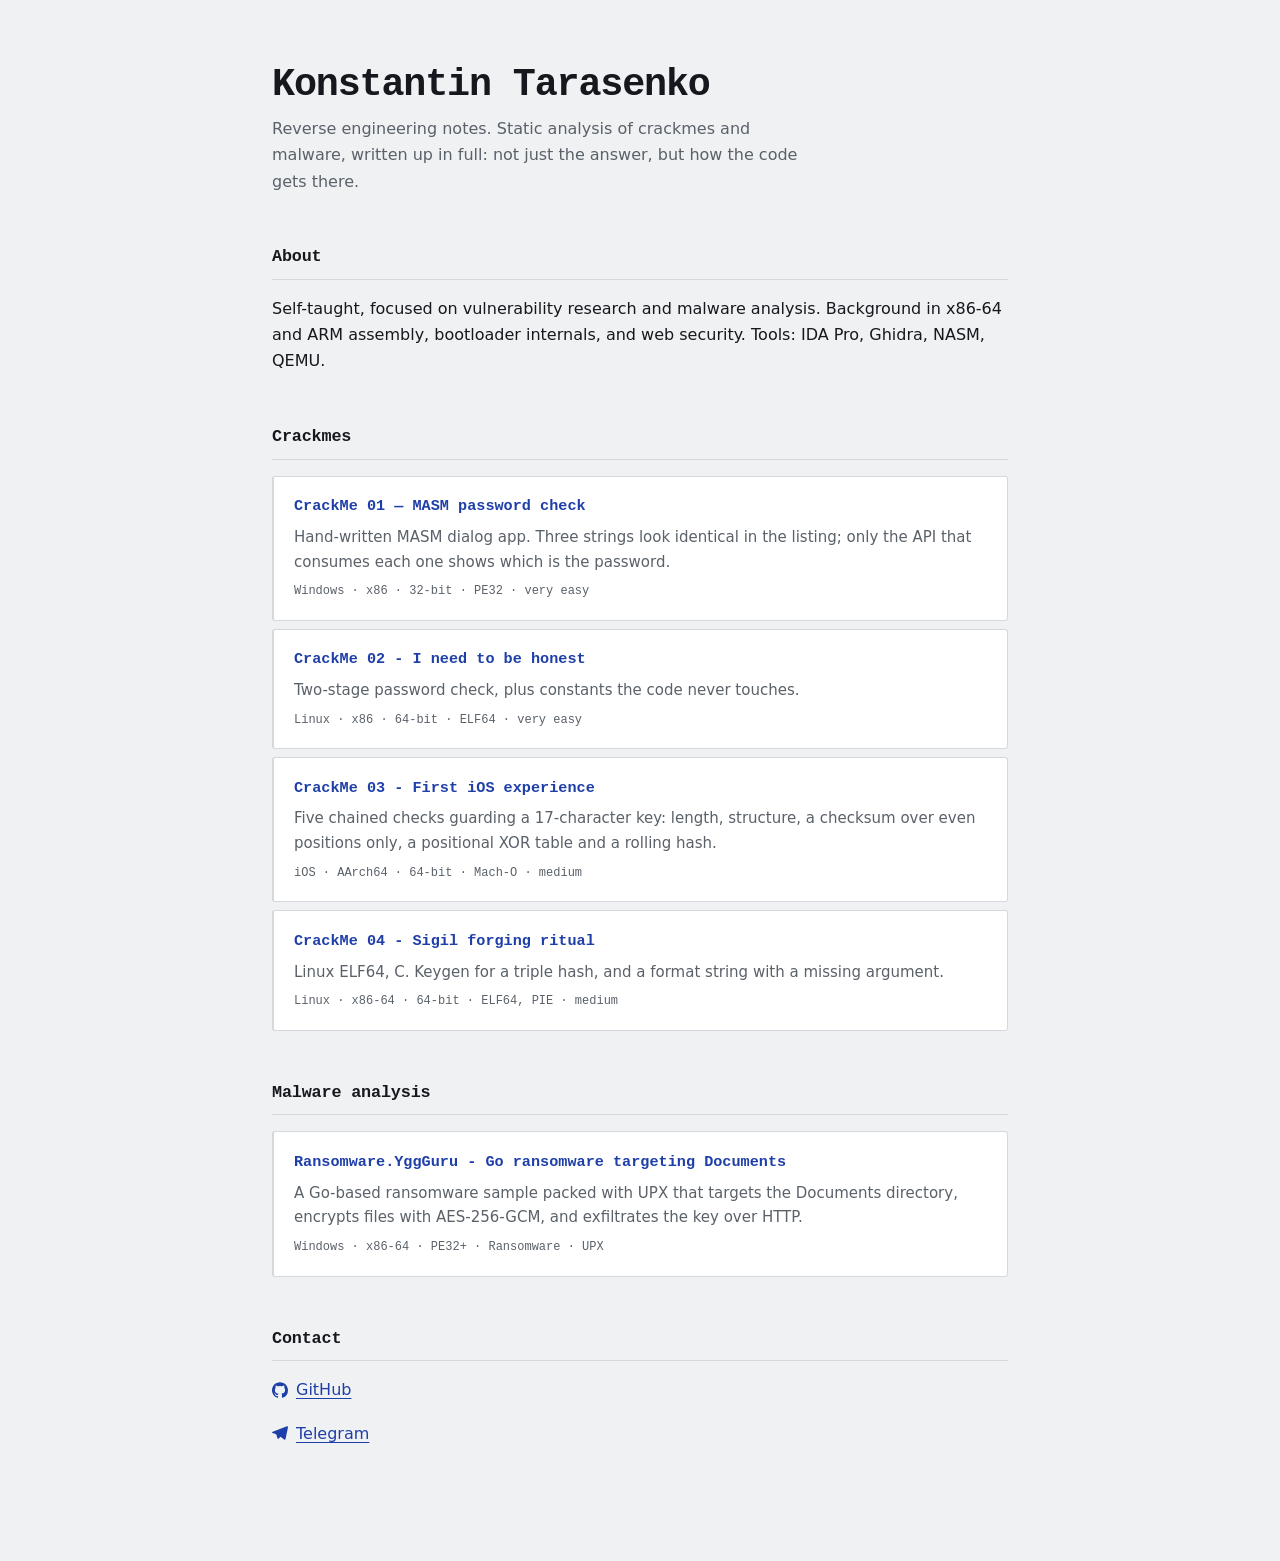
<file: index.html>
<!DOCTYPE html>
<html lang="en">
<head>
<meta charset="UTF-8">
<meta name="viewport" content="width=device-width, initial-scale=1.0">
<meta http-equiv="onion-location" content="http://kontar2adw73ytev5qw3q27tie657nbrkrj5jkvfqf7vkodfukvj2fid.onion/">
<title>Konstantin Tarasenko — reverse engineering writeups</title>
<link rel="stylesheet" href="style.css">
</head>
<body>
<div class="wrap">
<header class="site-head">
  <h1 class="handle">Konstantin Tarasenko</h1>
  <p class="tagline">Reverse engineering notes. Static analysis of crackmes and malware, written up in full: not just the answer, but how the code gets there.</p>
</header>

<main>

<h2>About</h2>
<p>Self-taught, focused on vulnerability research and malware analysis. Background in x86-64 and ARM assembly, bootloader internals, and web security. Tools: IDA Pro, Ghidra, NASM, QEMU.</p>

<h2>Crackmes</h2>
<ul class="entries">
  <li>
    <a class="entry" href="writeups/crack-me-01.html">
      <div class="entry-title">CrackMe 01 — MASM password check</div>
      <div class="entry-desc">Hand-written MASM dialog app. Three strings look identical in the listing; only the API that consumes each one shows which is the password.</div>
      <div class="entry-meta">Windows · x86 · 32-bit · PE32 · very easy</div>
    </a>
  </li>
  <li>
    <a class="entry" href="writeups/crackme-02.html">
      <div class="entry-title">CrackMe 02 - I need to be honest</div>
      <div class="entry-desc">Two-stage password check, plus constants the code never touches.</div>
      <div class="entry-meta">Linux · x86 · 64-bit · ELF64 · very easy</div>
    </a>
  </li>
  <li>
    <a class="entry" href="writeups/crackme-03.html">
      <div class="entry-title">CrackMe 03 - First iOS experience</div>
      <div class="entry-desc">Five chained checks guarding a 17-character key: length, structure, a checksum over even positions only, a positional XOR table and a rolling hash.</div>
      <div class="entry-meta">iOS · AArch64 · 64-bit · Mach-O · medium</div>
    </a>
  </li>
  <li>
    <a class="entry" href="writeups/crackme-04.html">
      <div class="entry-title">CrackMe 04 - Sigil forging ritual</div>
      <div class="entry-desc">Linux ELF64, C. Keygen for a triple hash, and a format string with a missing argument.</div>
      <div class="entry-meta">Linux · x86-64 · 64-bit · ELF64, PIE · medium</div>
    </a>
  </li>
</ul>

<h2>Malware analysis</h2>
<ul class="entries">
  <li>
    <a class="entry" href="malware/ransomware-ygg-guru.html">
      <div class="entry-title">Ransomware.YggGuru - Go ransomware targeting Documents</div>
      <div class="entry-desc">A Go-based ransomware sample packed with UPX that targets the Documents directory, encrypts files with AES-256-GCM, and exfiltrates the key over HTTP.</div>
      <div class="entry-meta">Windows · x86-64 · PE32+ · Ransomware · UPX</div>
    </a>
  </li>
</ul>

<h2>Contact</h2>
<p><a href="https://github.com/kontar0"><svg class="contact-icon" data-icon="github" viewBox="0 0 24 24" aria-hidden="true"><path d="M12 .3C5.37.3 0 5.67 0 12.3c0 5.3 3.44 9.8 8.2 11.39.6.11.83-.26.83-.58l-.02-2.03c-3.34.72-4.04-1.61-4.04-1.61-.55-1.39-1.34-1.76-1.34-1.76-1.08-.74.09-.73.09-.73 1.2.08 1.84 1.24 1.84 1.24 1.07 1.83 2.8 1.3 3.49 1 .11-.78.42-1.31.76-1.61-2.67-.3-5.47-1.33-5.47-5.93 0-1.31.47-2.38 1.24-3.22-.13-.3-.54-1.52.11-3.18 0 0 1-.32 3.3 1.23a11.5 11.5 0 016 0c2.29-1.55 3.29-1.23 3.29-1.23.65 1.66.24 2.88.12 3.18.77.84 1.23 1.91 1.23 3.22 0 4.61-2.8 5.63-5.48 5.92.43.37.81 1.1.81 2.22l-.01 3.29c0 .32.21.7.82.58A12 12 0 0024 12.3C24 5.67 18.63.3 12 .3z"/></svg>GitHub</a></p>
<p><a href="https://t.me/Kontar1"><svg class="contact-icon" data-icon="telegram" viewBox="0 0 24 24" aria-hidden="true"><path d="M23.91 3.79L20.3 20.84c-.25 1.21-.98 1.5-2 .94l-5.5-4.07-2.66 2.57c-.3.3-.55.56-1.1.56-.72 0-.6-.27-.84-.95L6.3 13.7.85 12c-1.18-.35-1.19-1.16.26-1.75l21.26-8.2c.97-.43 1.9.24 1.54 1.74z"/></svg>Telegram</a></p>

</main>
</div>
</body>
</html>
</file>
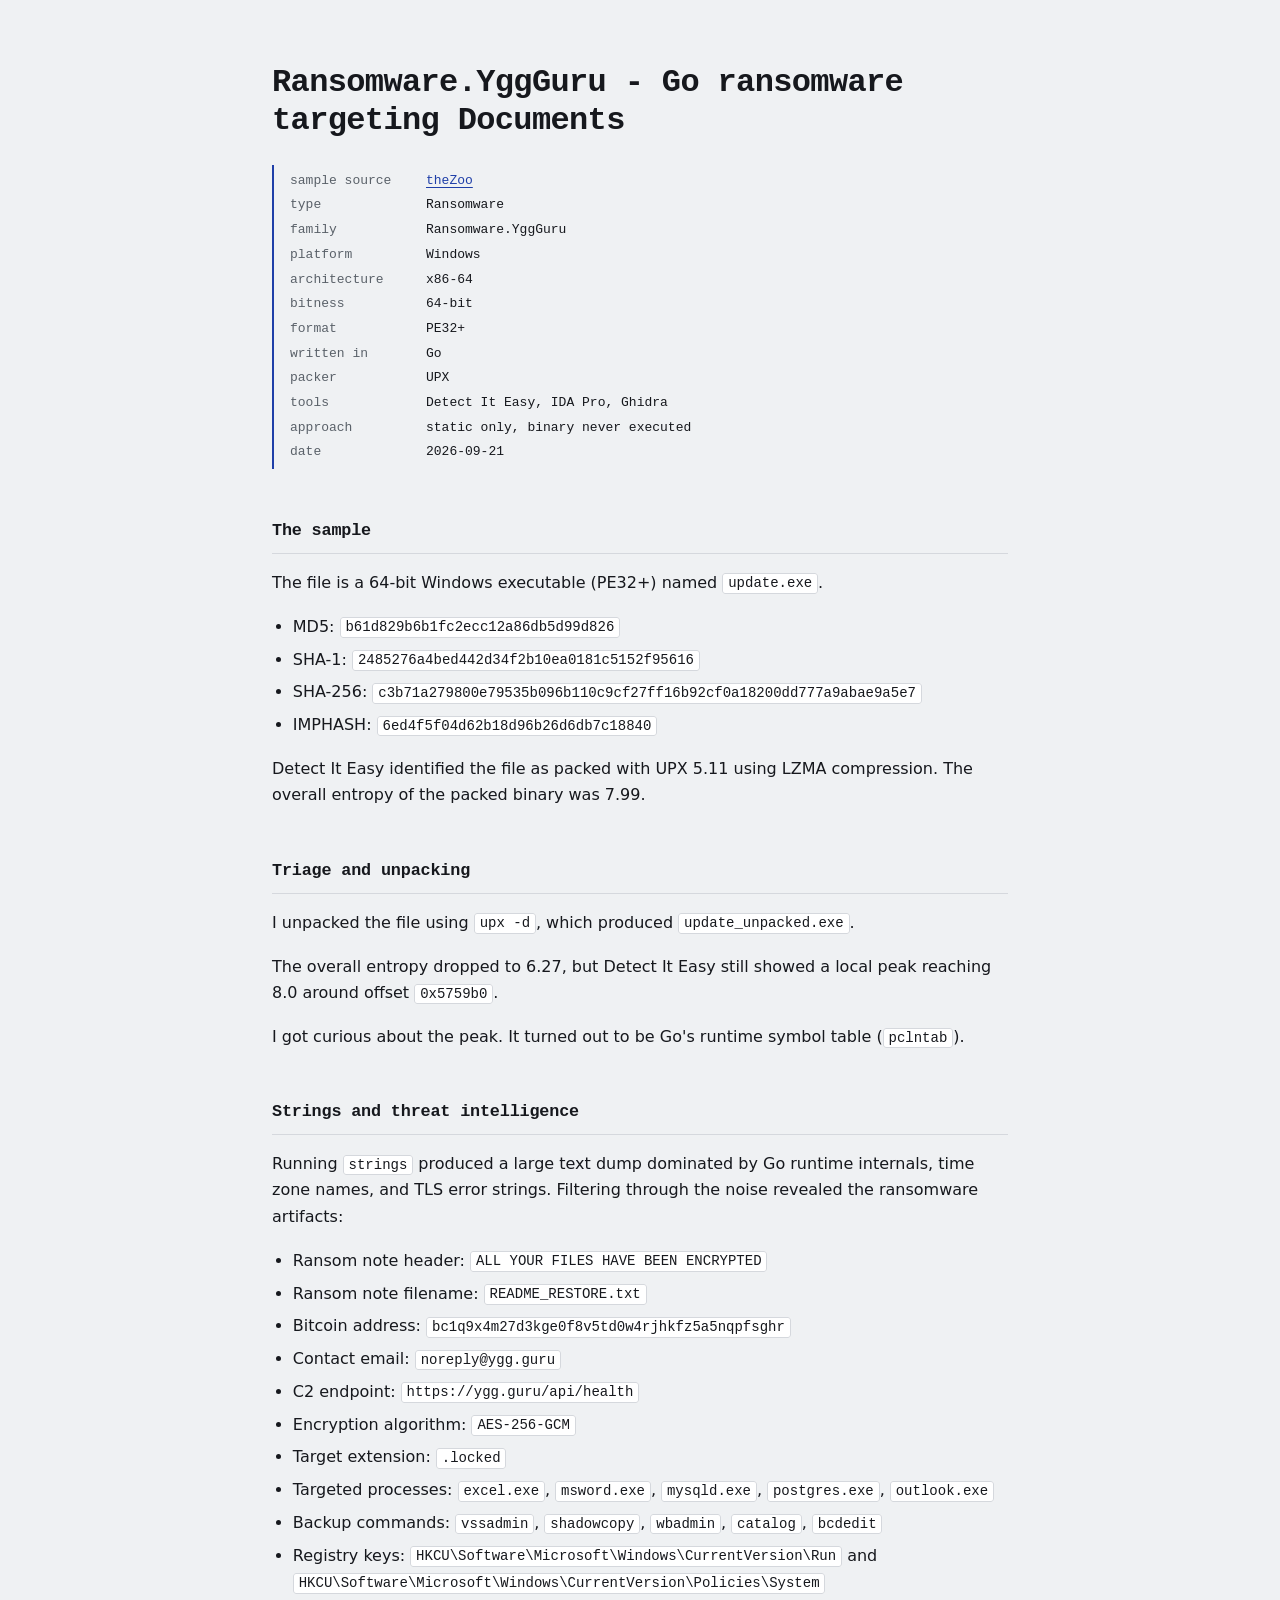
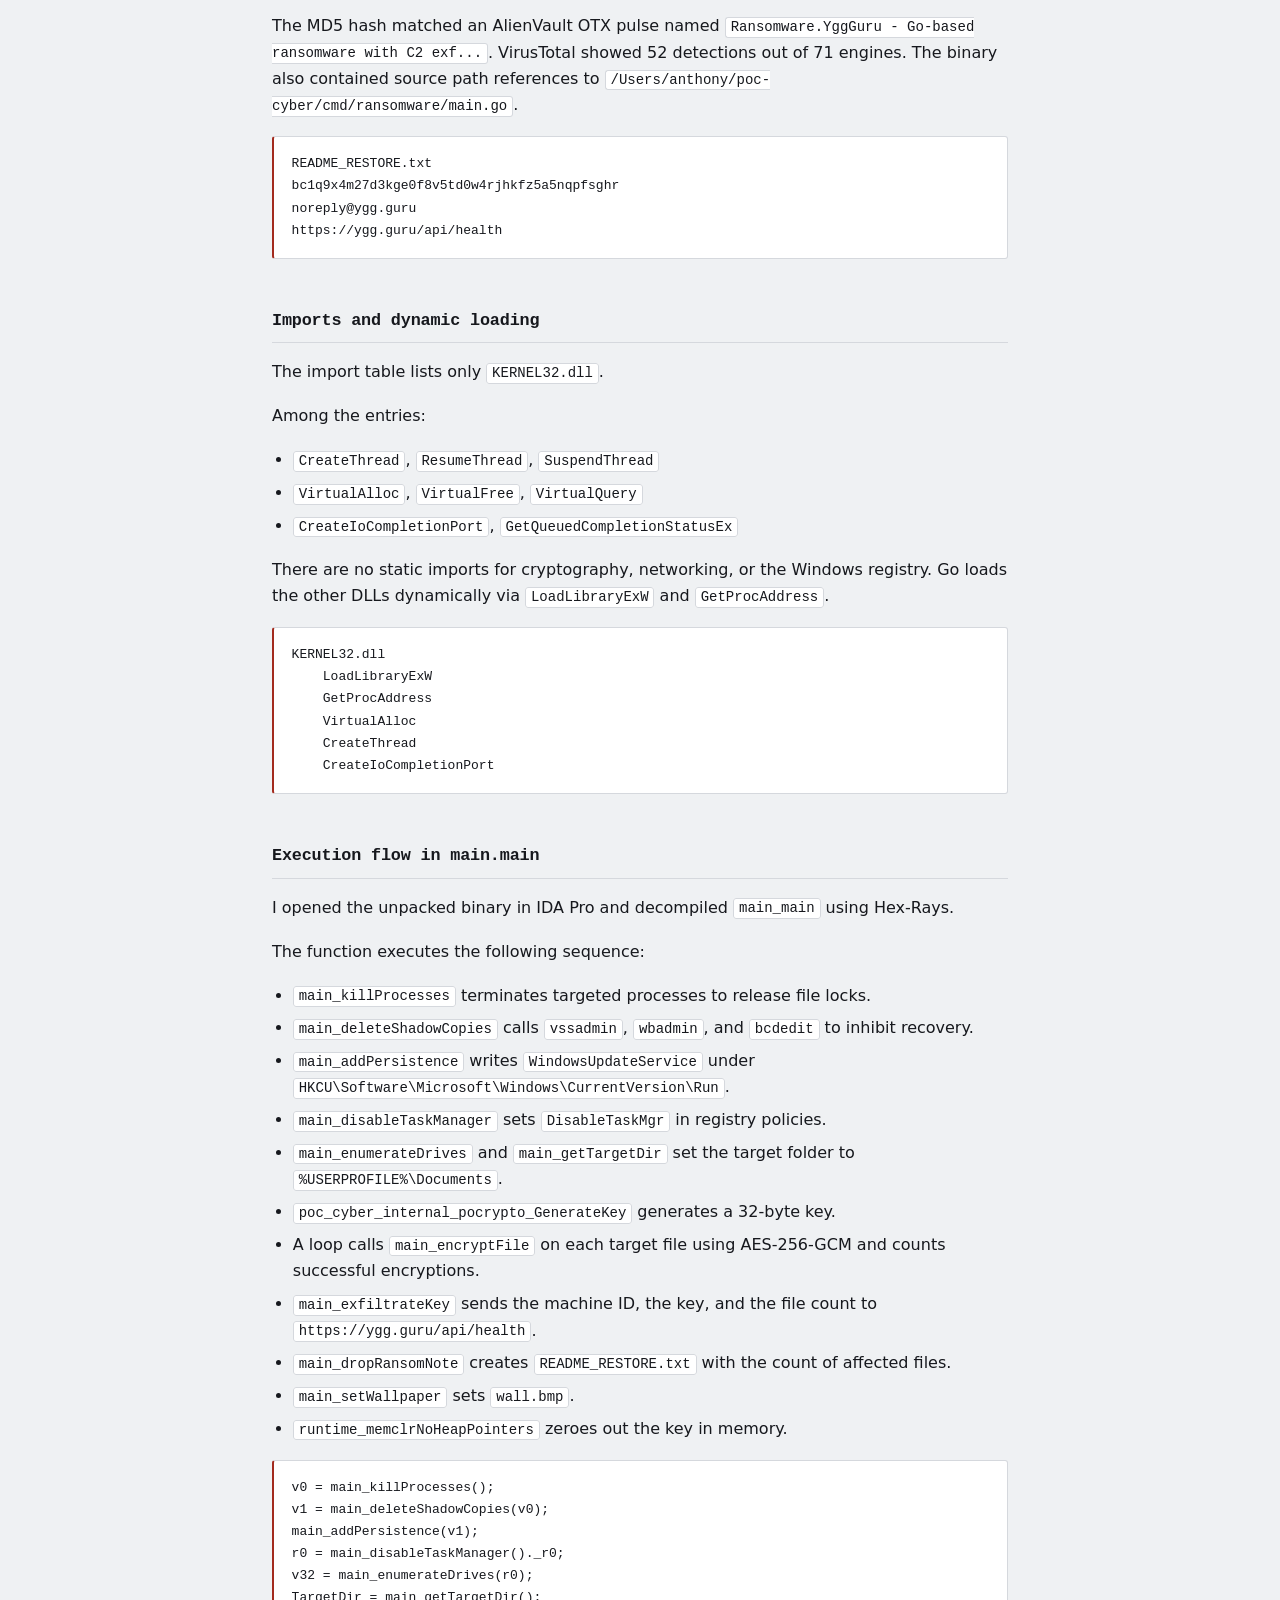
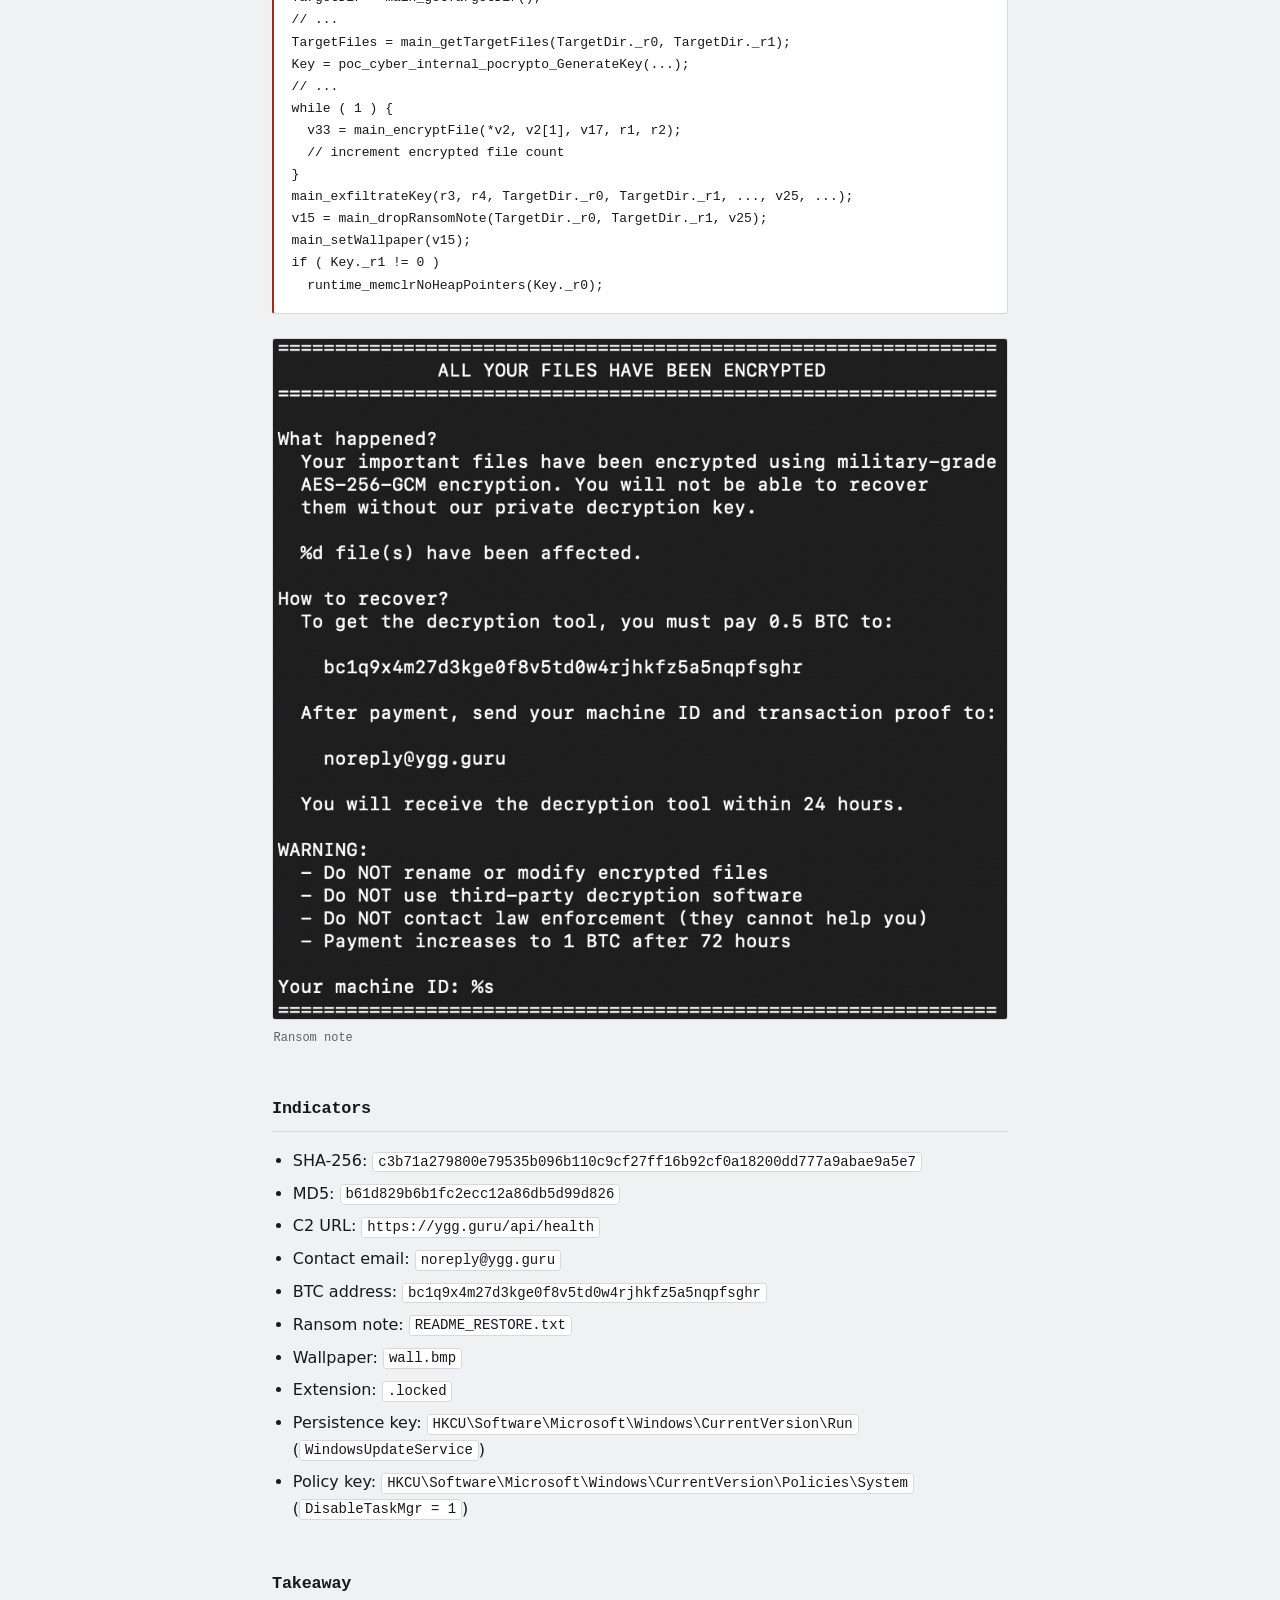
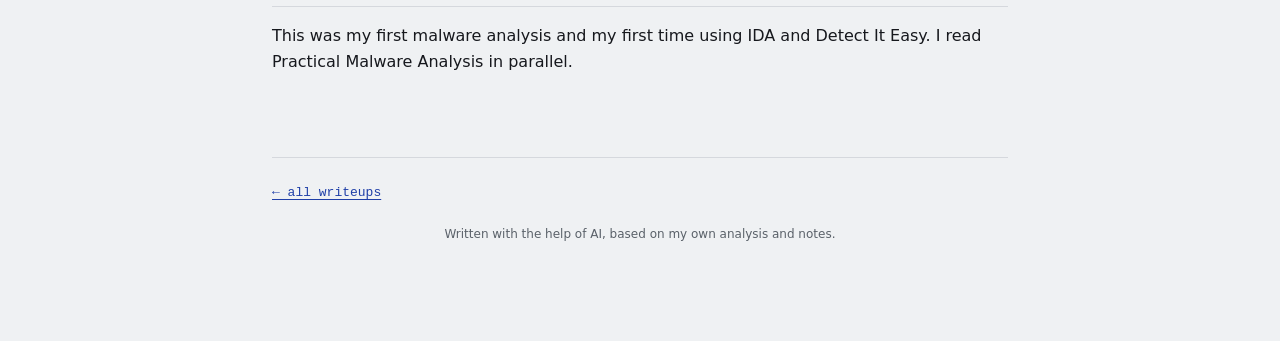
<file: malware/ransomware-ygg-guru.html>
<!DOCTYPE html>
<html lang="en">
<head>
<meta charset="UTF-8">
<meta name="viewport" content="width=device-width, initial-scale=1.0">
<meta http-equiv="onion-location" content="http://kontar2adw73ytev5qw3q27tie657nbrkrj5jkvfqf7vkodfukvj2fid.onion/malware/ransomware-ygg-guru.html">
<title>Ransomware.YggGuru - Go ransomware targeting Documents — Konstantin Tarasenko</title>
<link rel="stylesheet" href="../style.css">
</head>
<body>
<div class="wrap">
<h1 class="title">Ransomware.YggGuru - Go ransomware targeting Documents</h1>

<dl class="meta">
  <dt>sample source</dt><dd><a href="https://github.com/ytisf/theZoo/tree/master/malware/Binaries/Ransomware.YggGuru">theZoo</a></dd>
  <dt>type</dt><dd>Ransomware</dd>
  <dt>family</dt><dd>Ransomware.YggGuru</dd>
  <dt>platform</dt><dd>Windows</dd>
  <dt>architecture</dt><dd>x86-64</dd>
  <dt>bitness</dt><dd>64-bit</dd>
  <dt>format</dt><dd>PE32+</dd>
  <dt>written in</dt><dd>Go</dd>
  <dt>packer</dt><dd>UPX</dd>
  <dt>tools</dt><dd>Detect It Easy, IDA Pro, Ghidra</dd>
  <dt>approach</dt><dd>static only, binary never executed</dd>
  <dt>date</dt><dd>2026-09-21</dd>
</dl>

<h2>The sample</h2>
<p>The file is a 64-bit Windows executable (PE32+) named <code>update.exe</code>.</p>
<ul>
  <li>MD5: <code>b61d829b6b1fc2ecc12a86db5d99d826</code></li>
  <li>SHA-1: <code>2485276a4bed442d34f2b10ea0181c5152f95616</code></li>
  <li>SHA-256: <code>c3b71a279800e79535b096b110c9cf27ff16b92cf0a18200dd777a9abae9a5e7</code></li>
  <li>IMPHASH: <code>6ed4f5f04d62b18d96b26d6db7c18840</code></li>
</ul>
<p>Detect It Easy identified the file as packed with UPX 5.11 using LZMA compression. The overall entropy of the packed binary was 7.99.</p>

<h2>Triage and unpacking</h2>
<p>I unpacked the file using <code>upx -d</code>, which produced <code>update_unpacked.exe</code>.</p>
<p>The overall entropy dropped to 6.27, but Detect It Easy still showed a local peak reaching 8.0 around offset <code>0x5759b0</code>.</p>
<p>I got curious about the peak. It turned out to be Go's runtime symbol table (<code>pclntab</code>).</p>

<h2>Strings and threat intelligence</h2>
<p>Running <code>strings</code> produced a large text dump dominated by Go runtime internals, time zone names, and TLS error strings. Filtering through the noise revealed the ransomware artifacts:</p>
<ul>
  <li>Ransom note header: <code>ALL YOUR FILES HAVE BEEN ENCRYPTED</code></li>
  <li>Ransom note filename: <code>README_RESTORE.txt</code></li>
  <li>Bitcoin address: <code>bc1q9x4m27d3kge0f8v5td0w4rjhkfz5a5nqpfsghr</code></li>
  <li>Contact email: <code>noreply@ygg.guru</code></li>
  <li>C2 endpoint: <code>https://ygg.guru/api/health</code></li>
  <li>Encryption algorithm: <code>AES-256-GCM</code></li>
  <li>Target extension: <code>.locked</code></li>
  <li>Targeted processes: <code>excel.exe</code>, <code>msword.exe</code>, <code>mysqld.exe</code>, <code>postgres.exe</code>, <code>outlook.exe</code></li>
  <li>Backup commands: <code>vssadmin</code>, <code>shadowcopy</code>, <code>wbadmin</code>, <code>catalog</code>, <code>bcdedit</code></li>
  <li>Registry keys: <code>HKCU\Software\Microsoft\Windows\CurrentVersion\Run</code> and <code>HKCU\Software\Microsoft\Windows\CurrentVersion\Policies\System</code></li>
</ul>
<p>The MD5 hash matched an AlienVault OTX pulse named <code>Ransomware.YggGuru - Go-based ransomware with C2 exf...</code>. VirusTotal showed 52 detections out of 71 engines. The binary also contained source path references to <code>/Users/anthony/poc-cyber/cmd/ransomware/main.go</code>.</p>
<pre><code>README_RESTORE.txt
bc1q9x4m27d3kge0f8v5td0w4rjhkfz5a5nqpfsghr
noreply@ygg.guru
https://ygg.guru/api/health</code></pre>

<h2>Imports and dynamic loading</h2>
<p>The import table lists only <code>KERNEL32.dll</code>.</p>
<p>Among the entries:</p>
<ul>
  <li><code>CreateThread</code>, <code>ResumeThread</code>, <code>SuspendThread</code></li>
  <li><code>VirtualAlloc</code>, <code>VirtualFree</code>, <code>VirtualQuery</code></li>
  <li><code>CreateIoCompletionPort</code>, <code>GetQueuedCompletionStatusEx</code></li>
</ul>
<p>There are no static imports for cryptography, networking, or the Windows registry. Go loads the other DLLs dynamically via <code>LoadLibraryExW</code> and <code>GetProcAddress</code>.</p>
<pre><code>KERNEL32.dll
    LoadLibraryExW
    GetProcAddress
    VirtualAlloc
    CreateThread
    CreateIoCompletionPort</code></pre>

<h2>Execution flow in main.main</h2>
<p>I opened the unpacked binary in IDA Pro and decompiled <code>main_main</code> using Hex-Rays.</p>
<p>The function executes the following sequence:</p>
<ul>
  <li><code>main_killProcesses</code> terminates targeted processes to release file locks.</li>
  <li><code>main_deleteShadowCopies</code> calls <code>vssadmin</code>, <code>wbadmin</code>, and <code>bcdedit</code> to inhibit recovery.</li>
  <li><code>main_addPersistence</code> writes <code>WindowsUpdateService</code> under <code>HKCU\Software\Microsoft\Windows\CurrentVersion\Run</code>.</li>
  <li><code>main_disableTaskManager</code> sets <code>DisableTaskMgr</code> in registry policies.</li>
  <li><code>main_enumerateDrives</code> and <code>main_getTargetDir</code> set the target folder to <code>%USERPROFILE%\Documents</code>.</li>
  <li><code>poc_cyber_internal_pocrypto_GenerateKey</code> generates a 32-byte key.</li>
  <li>A loop calls <code>main_encryptFile</code> on each target file using AES-256-GCM and counts successful encryptions.</li>
  <li><code>main_exfiltrateKey</code> sends the machine ID, the key, and the file count to <code>https://ygg.guru/api/health</code>.</li>
  <li><code>main_dropRansomNote</code> creates <code>README_RESTORE.txt</code> with the count of affected files.</li>
  <li><code>main_setWallpaper</code> sets <code>wall.bmp</code>.</li>
  <li><code>runtime_memclrNoHeapPointers</code> zeroes out the key in memory.</li>
</ul>
<pre><code>v0 = main_killProcesses();
v1 = main_deleteShadowCopies(v0);
main_addPersistence(v1);
r0 = main_disableTaskManager()._r0;
v32 = main_enumerateDrives(r0);
TargetDir = main_getTargetDir();
// ...
TargetFiles = main_getTargetFiles(TargetDir._r0, TargetDir._r1);
Key = poc_cyber_internal_pocrypto_GenerateKey(...);
// ...
while ( 1 ) {
  v33 = main_encryptFile(*v2, v2[1], v17, r1, r2);
  // increment encrypted file count
}
main_exfiltrateKey(r3, r4, TargetDir._r0, TargetDir._r1, ..., v25, ...);
v15 = main_dropRansomNote(TargetDir._r0, TargetDir._r1, v25);
main_setWallpaper(v15);
if ( Key._r1 != 0 )
  runtime_memclrNoHeapPointers(Key._r0);</code></pre>
<figure>
  <img src="../images/ransom_note.png" alt="Ransom note" loading="lazy">
  <figcaption>Ransom note</figcaption>
</figure>

<h2>Indicators</h2>
<ul>
  <li>SHA-256: <code>c3b71a279800e79535b096b110c9cf27ff16b92cf0a18200dd777a9abae9a5e7</code></li>
  <li>MD5: <code>b61d829b6b1fc2ecc12a86db5d99d826</code></li>
  <li>C2 URL: <code>https://ygg.guru/api/health</code></li>
  <li>Contact email: <code>noreply@ygg.guru</code></li>
  <li>BTC address: <code>bc1q9x4m27d3kge0f8v5td0w4rjhkfz5a5nqpfsghr</code></li>
  <li>Ransom note: <code>README_RESTORE.txt</code></li>
  <li>Wallpaper: <code>wall.bmp</code></li>
  <li>Extension: <code>.locked</code></li>
  <li>Persistence key: <code>HKCU\Software\Microsoft\Windows\CurrentVersion\Run</code> (<code>WindowsUpdateService</code>)</li>
  <li>Policy key: <code>HKCU\Software\Microsoft\Windows\CurrentVersion\Policies\System</code> (<code>DisableTaskMgr = 1</code>)</li>
</ul>

<h2>Takeaway</h2>
<p>This was my first malware analysis and my first time using IDA and Detect It Easy. I read Practical Malware Analysis in parallel.</p>

<a class="back" href="../index.html">← all writeups</a>
<p class="ai-note">Written with the help of AI, based on my own analysis and notes.</p>

</div>
</body>
</html>
</file>
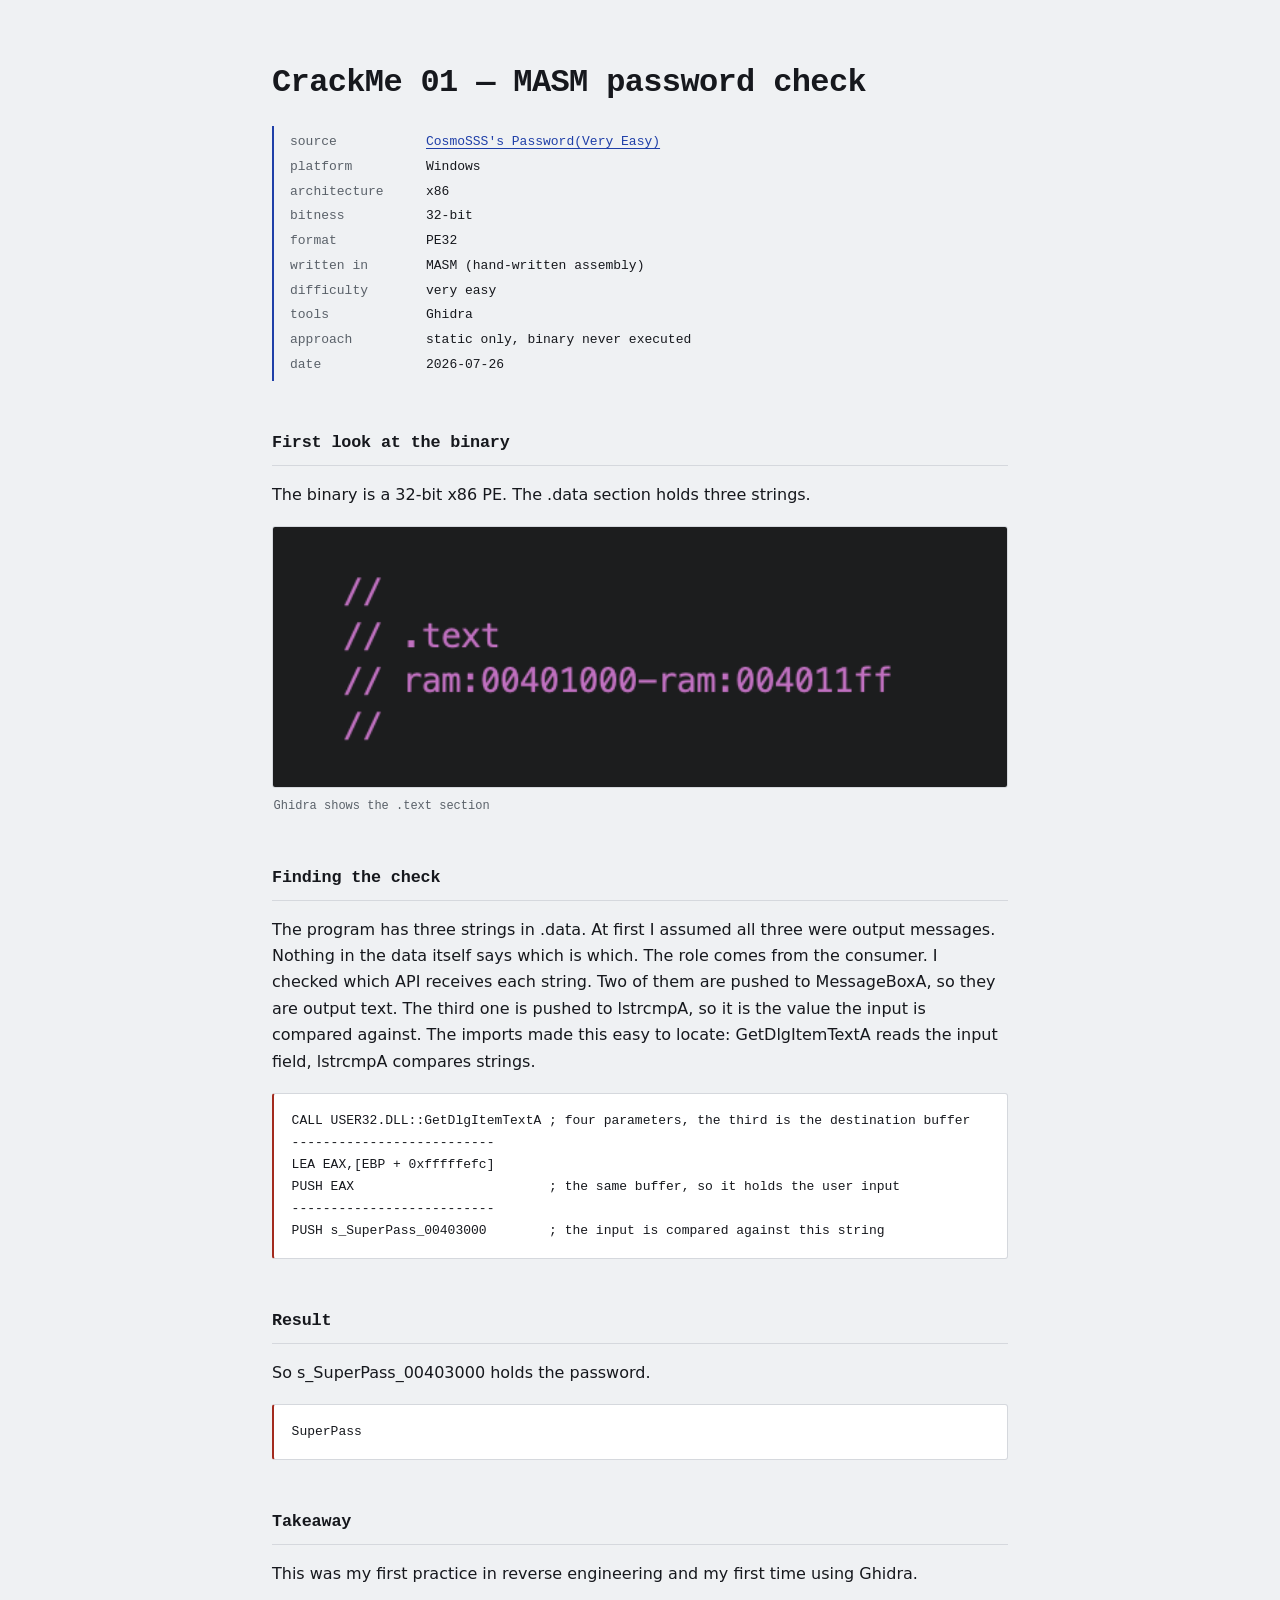
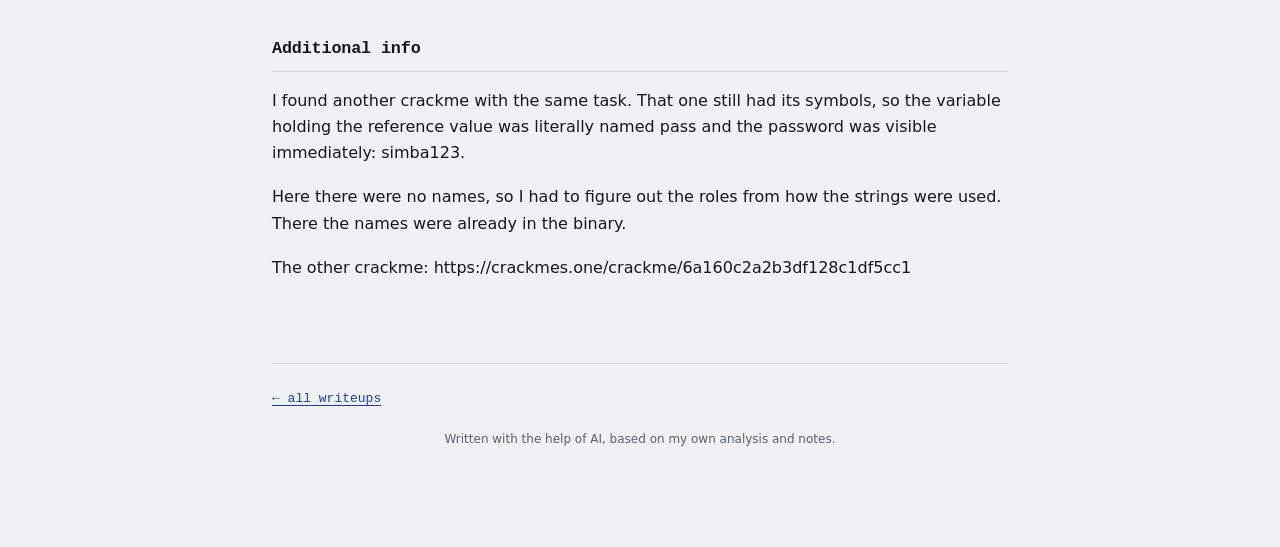
<file: writeups/crack-me-01.html>
<!DOCTYPE html>
<html lang="en">
<head>
<meta charset="UTF-8">
<meta name="viewport" content="width=device-width, initial-scale=1.0">
<meta http-equiv="onion-location" content="http://kontar2adw73ytev5qw3q27tie657nbrkrj5jkvfqf7vkodfukvj2fid.onion/writeups/crack-me-01.html">
<title>CrackMe 01 — MASM password check — Konstantin Tarasenko</title>
<link rel="stylesheet" href="../style.css">
</head>
<body>
<div class="wrap">
<h1 class="title">CrackMe 01 — MASM password check</h1>

<dl class="meta">
  <dt>source</dt><dd><a href="https://crackmes.one/crackme/6943c5440992a052ab22240f">CosmoSSS's Password(Very Easy)</a></dd>
  <dt>platform</dt><dd>Windows</dd>
  <dt>architecture</dt><dd>x86</dd>
  <dt>bitness</dt><dd>32-bit</dd>
  <dt>format</dt><dd>PE32</dd>
  <dt>written in</dt><dd>MASM (hand-written assembly)</dd>
  <dt>difficulty</dt><dd>very easy</dd>
  <dt>tools</dt><dd>Ghidra</dd>
  <dt>approach</dt><dd>static only, binary never executed</dd>
  <dt>date</dt><dd>2026-07-26</dd>
</dl>

<h2>First look at the binary</h2>
<p>The binary is a 32-bit x86 PE. The .data section holds three strings.</p>
<figure>
  <img src="../images/text-section.png" alt="Ghidra shows the .text section" loading="lazy">
  <figcaption>Ghidra shows the .text section</figcaption>
</figure>

<h2>Finding the check</h2>
<p>The program has three strings in .data. At first I assumed all three were output messages. Nothing in the data itself says which is which. The role comes from the consumer. I checked which API receives each string. Two of them are pushed to MessageBoxA, so they are output text. The third one is pushed to lstrcmpA, so it is the value the input is compared against. The imports made this easy to locate: GetDlgItemTextA reads the input field, lstrcmpA compares strings.</p>
<pre><code>CALL USER32.DLL::GetDlgItemTextA ; four parameters, the third is the destination buffer
--------------------------
LEA EAX,[EBP + 0xfffffefc]
PUSH EAX                         ; the same buffer, so it holds the user input
--------------------------
PUSH s_SuperPass_00403000        ; the input is compared against this string</code></pre>

<h2>Result</h2>
<p>So s_SuperPass_00403000 holds the password.</p>
<pre><code>SuperPass</code></pre>

<h2>Takeaway</h2>
<p>This was my first practice in reverse engineering and my first time using Ghidra.</p>

<h2>Additional info</h2>
<p>I found another crackme with the same task. That one still had its symbols, so the variable holding the reference value was literally named pass and the password was visible immediately: simba123.</p>
<p>Here there were no names, so I had to figure out the roles from how the strings were used. There the names were already in the binary.</p>
<p>The other crackme: https://crackmes.one/crackme/6a160c2a2b3df128c1df5cc1</p>

<a class="back" href="../index.html">← all writeups</a>
<p class="ai-note">Written with the help of AI, based on my own analysis and notes.</p>

</div>
</body>
</html>
</file>
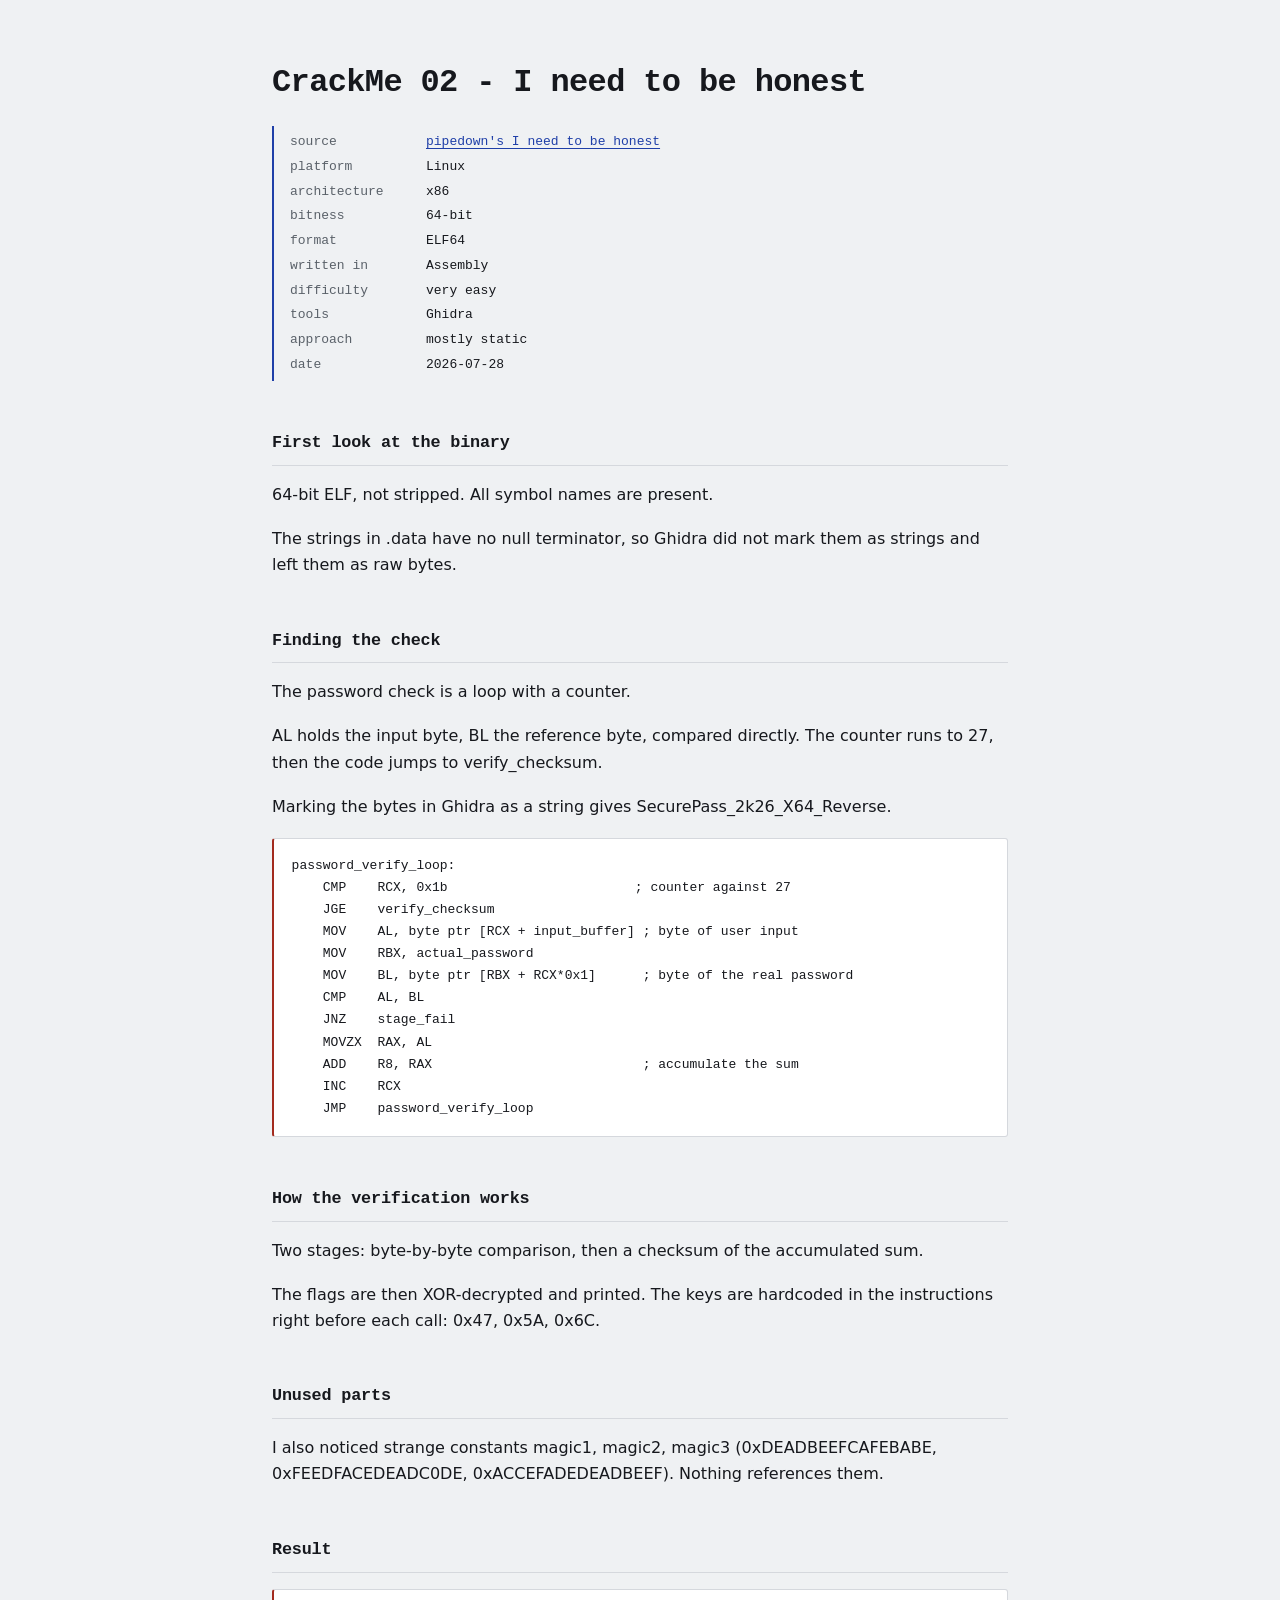
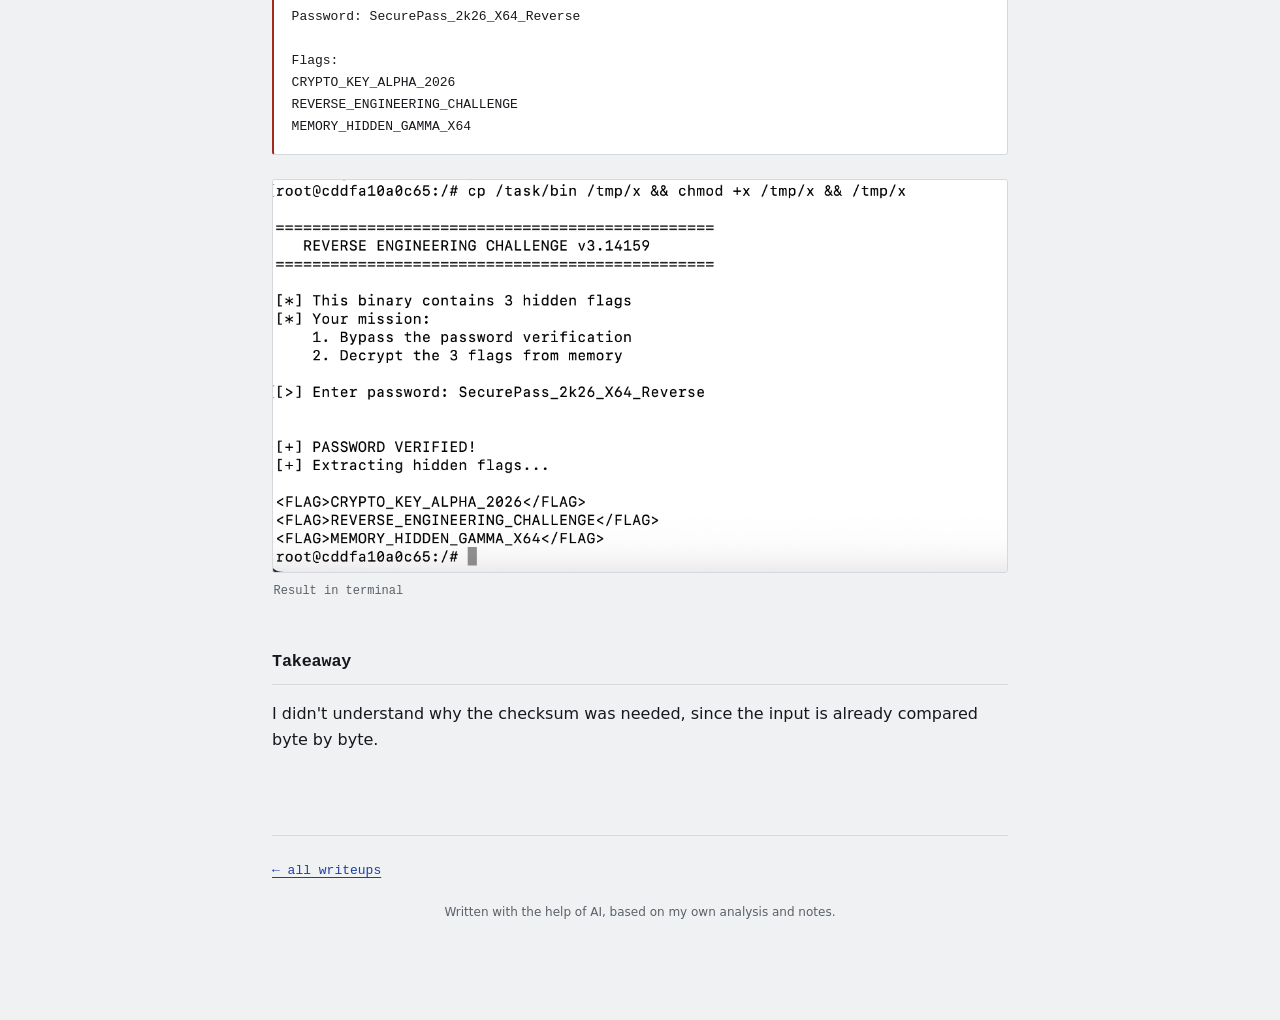
<file: writeups/crackme-02.html>
<!DOCTYPE html>
<html lang="en">
<head>
<meta charset="UTF-8">
<meta name="viewport" content="width=device-width, initial-scale=1.0">
<meta http-equiv="onion-location" content="http://kontar2adw73ytev5qw3q27tie657nbrkrj5jkvfqf7vkodfukvj2fid.onion/writeups/crackme-02.html">
<title>CrackMe 02 - I need to be honest — Konstantin Tarasenko</title>
<link rel="stylesheet" href="../style.css">
</head>
<body>
<div class="wrap">
<h1 class="title">CrackMe 02 - I need to be honest</h1>

<dl class="meta">
  <dt>source</dt><dd><a href="https://crackmes.one/crackme/69cd43df49fa49a2a2602312">pipedown's I need to be honest</a></dd>
  <dt>platform</dt><dd>Linux</dd>
  <dt>architecture</dt><dd>x86</dd>
  <dt>bitness</dt><dd>64-bit</dd>
  <dt>format</dt><dd>ELF64</dd>
  <dt>written in</dt><dd>Assembly</dd>
  <dt>difficulty</dt><dd>very easy</dd>
  <dt>tools</dt><dd>Ghidra</dd>
  <dt>approach</dt><dd>mostly static</dd>
  <dt>date</dt><dd>2026-07-28</dd>
</dl>

<h2>First look at the binary</h2>
<p>64-bit ELF, not stripped. All symbol names are present.</p>
<p>The strings in .data have no null terminator, so Ghidra did not mark them as strings and left them as raw bytes.</p>

<h2>Finding the check</h2>
<p>The password check is a loop with a counter.</p>
<p>AL holds the input byte, BL the reference byte, compared directly. The counter runs to 27, then the code jumps to verify_checksum.</p>
<p>Marking the bytes in Ghidra as a string gives SecurePass_2k26_X64_Reverse.</p>
<pre><code>password_verify_loop:
    CMP    RCX, 0x1b                        ; counter against 27
    JGE    verify_checksum
    MOV    AL, byte ptr [RCX + input_buffer] ; byte of user input
    MOV    RBX, actual_password
    MOV    BL, byte ptr [RBX + RCX*0x1]      ; byte of the real password
    CMP    AL, BL
    JNZ    stage_fail
    MOVZX  RAX, AL
    ADD    R8, RAX                           ; accumulate the sum
    INC    RCX
    JMP    password_verify_loop</code></pre>

<h2>How the verification works</h2>
<p>Two stages: byte-by-byte comparison, then a checksum of the accumulated sum.</p>
<p>The flags are then XOR-decrypted and printed. The keys are hardcoded in the instructions right before each call: 0x47, 0x5A, 0x6C.</p>

<h2>Unused parts</h2>
<p>I also noticed strange constants magic1, magic2, magic3 (0xDEADBEEFCAFEBABE, 0xFEEDFACEDEADC0DE, 0xACCEFADEDEADBEEF). Nothing references them.</p>

<h2>Result</h2>
<pre><code>Password: SecurePass_2k26_X64_Reverse

Flags:
CRYPTO_KEY_ALPHA_2026
REVERSE_ENGINEERING_CHALLENGE
MEMORY_HIDDEN_GAMMA_X64</code></pre>
<figure>
  <img src="../images/pass-and-flags.png" alt="Result in terminal" loading="lazy">
  <figcaption>Result in terminal</figcaption>
</figure>

<h2>Takeaway</h2>
<p>I didn't understand why the checksum was needed, since the input is already compared byte by byte.</p>

<a class="back" href="../index.html">← all writeups</a>
<p class="ai-note">Written with the help of AI, based on my own analysis and notes.</p>

</div>
</body>
</html>
</file>
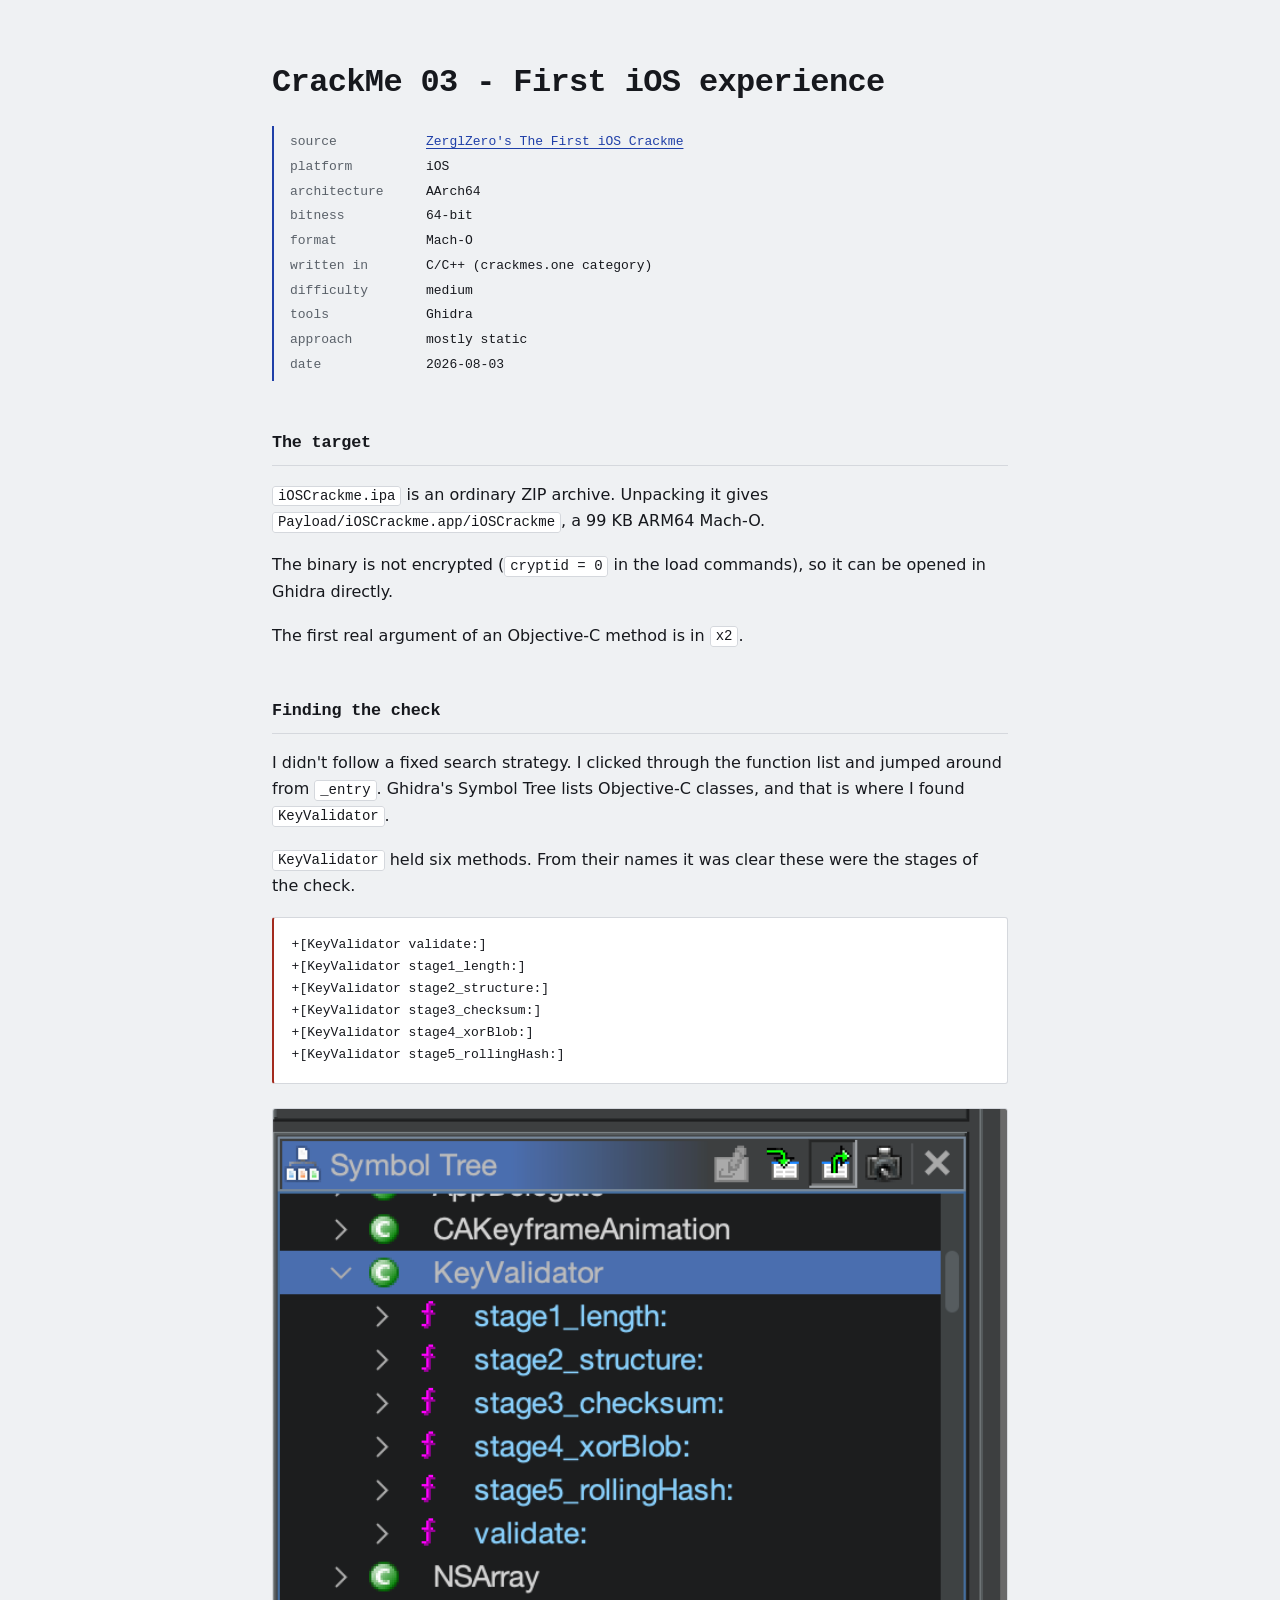
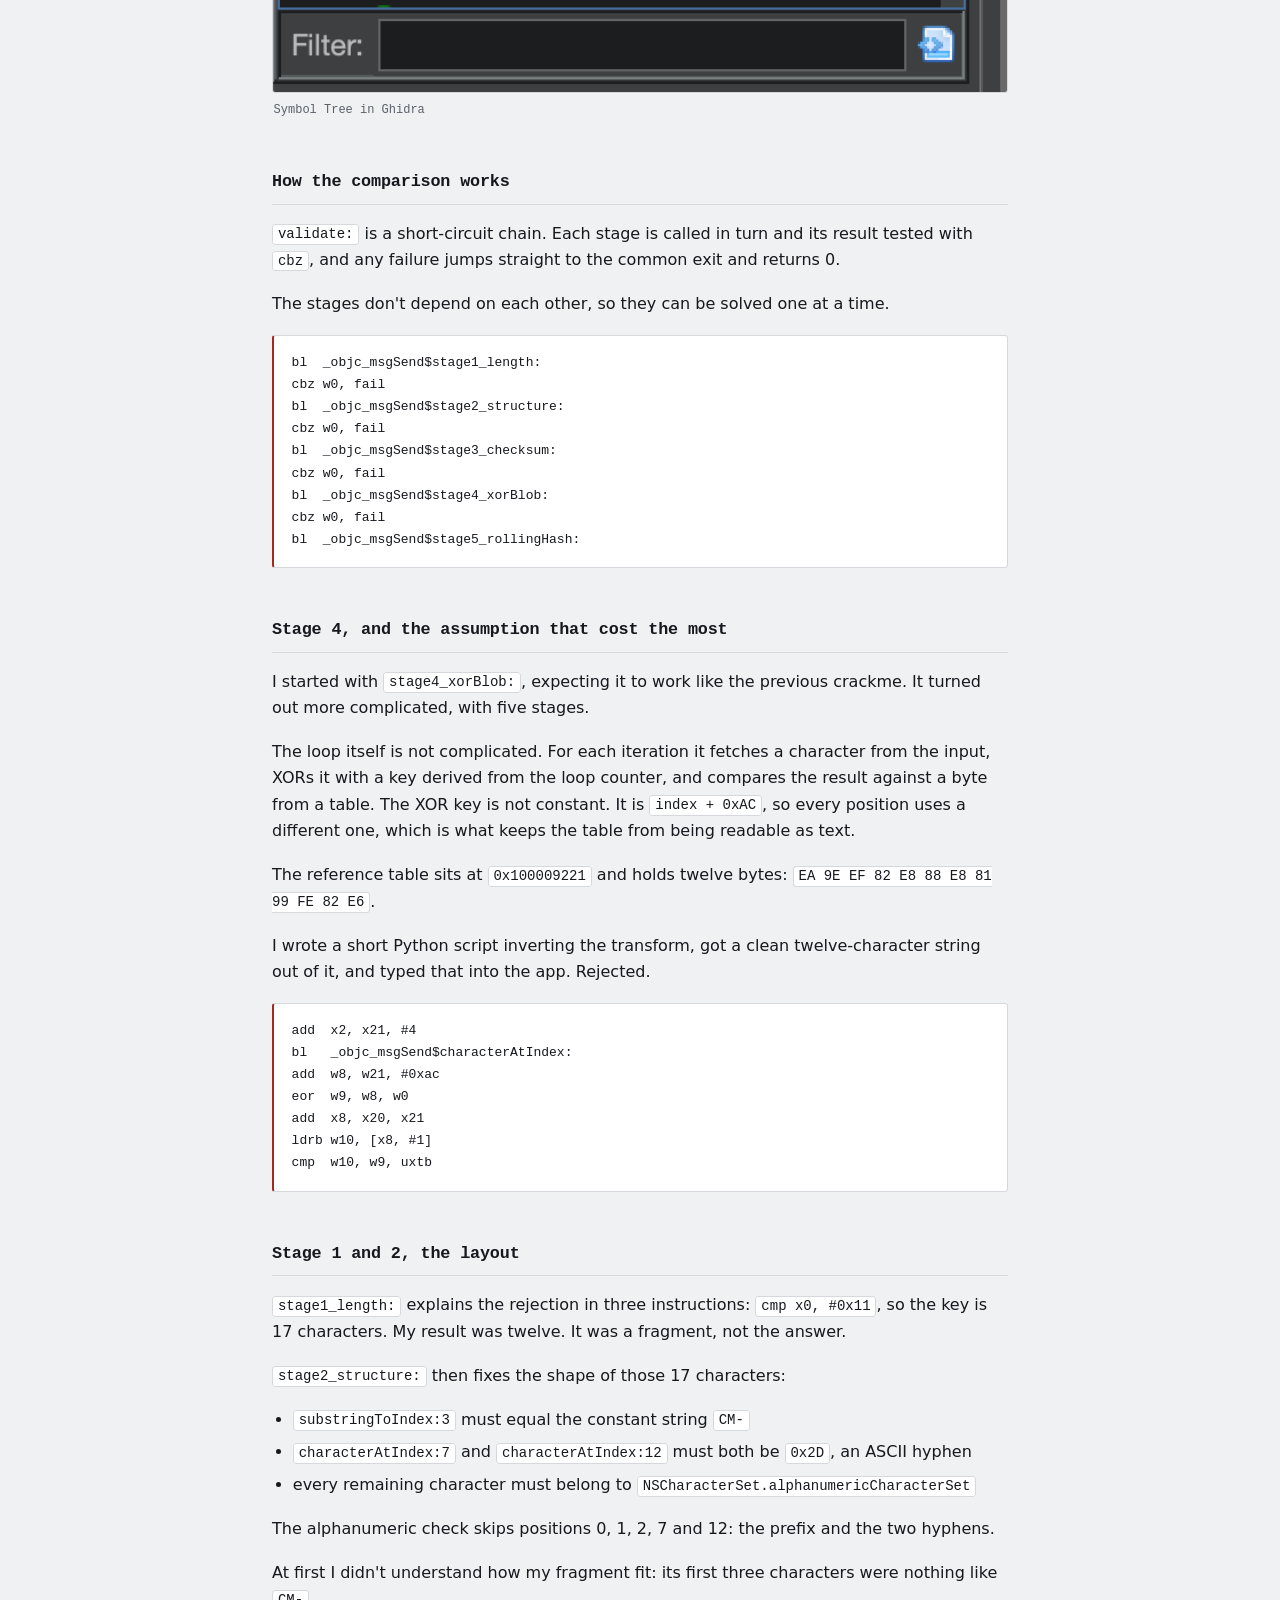
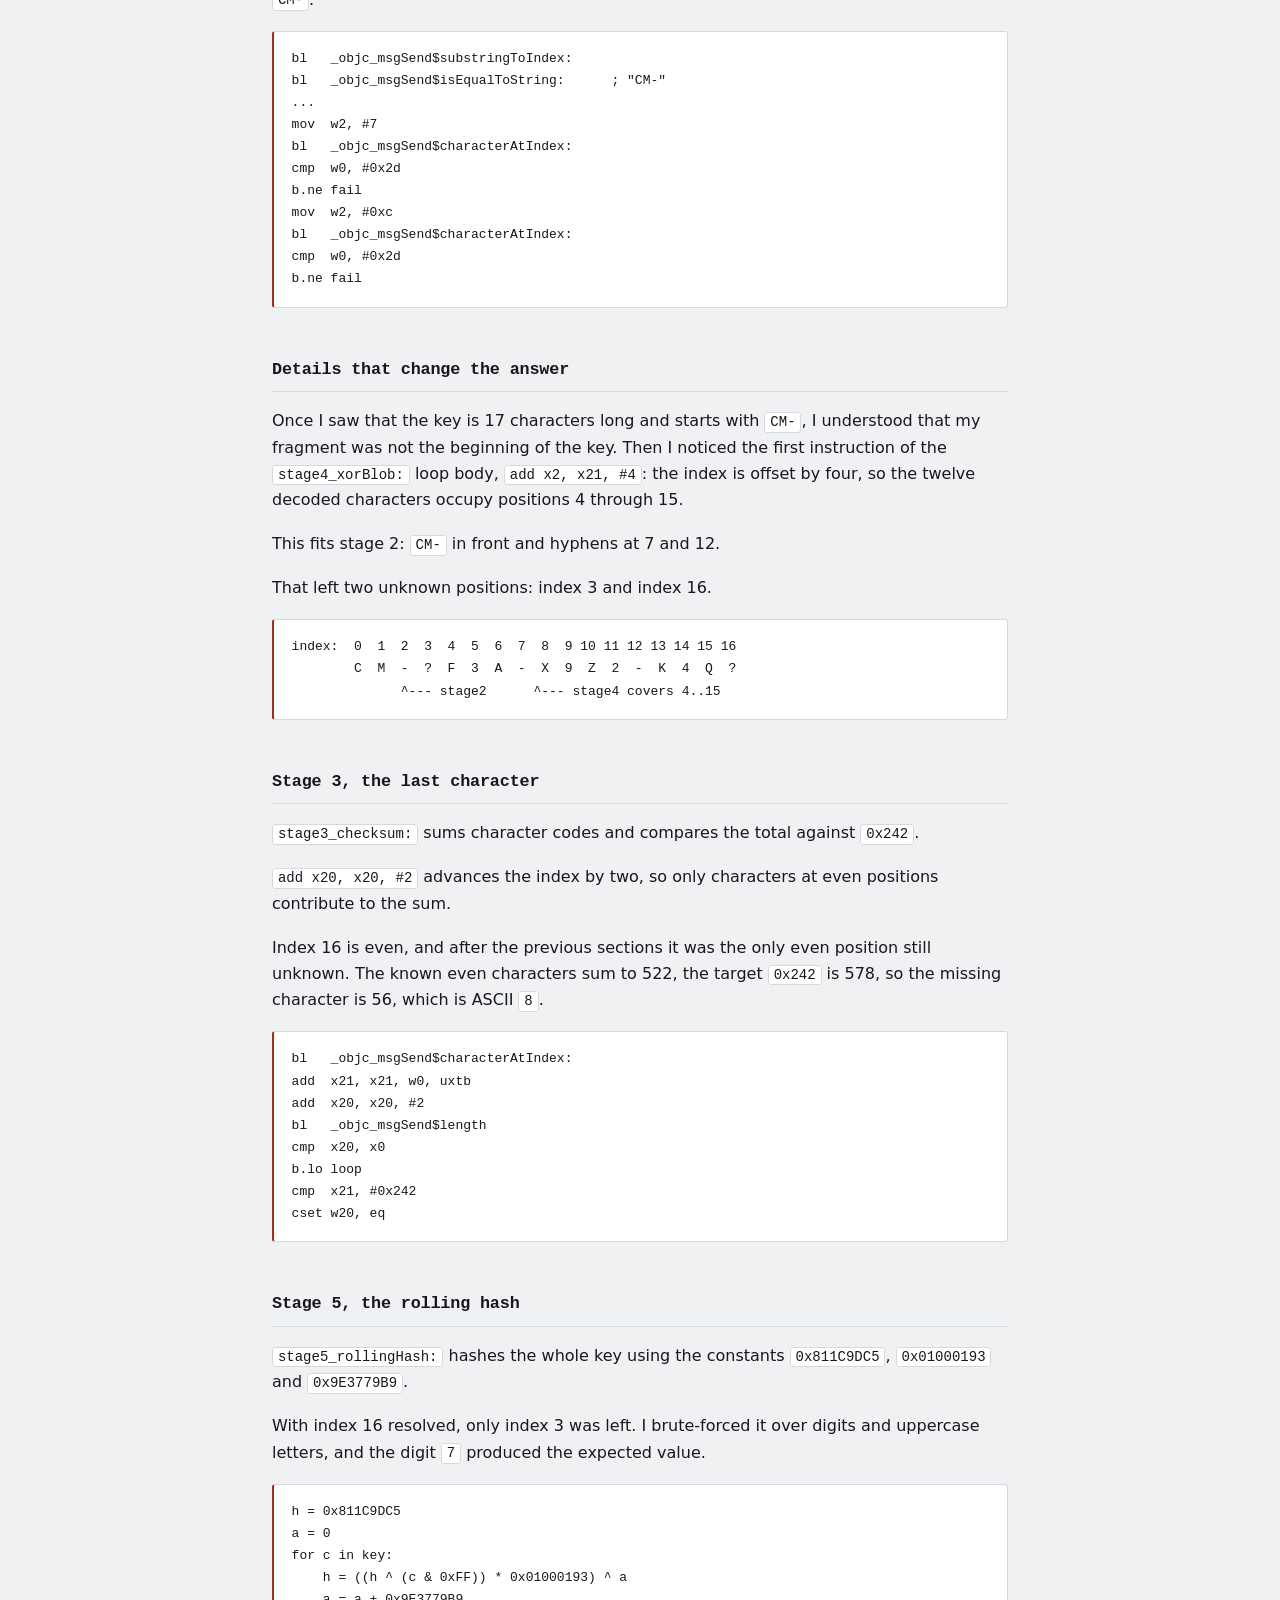
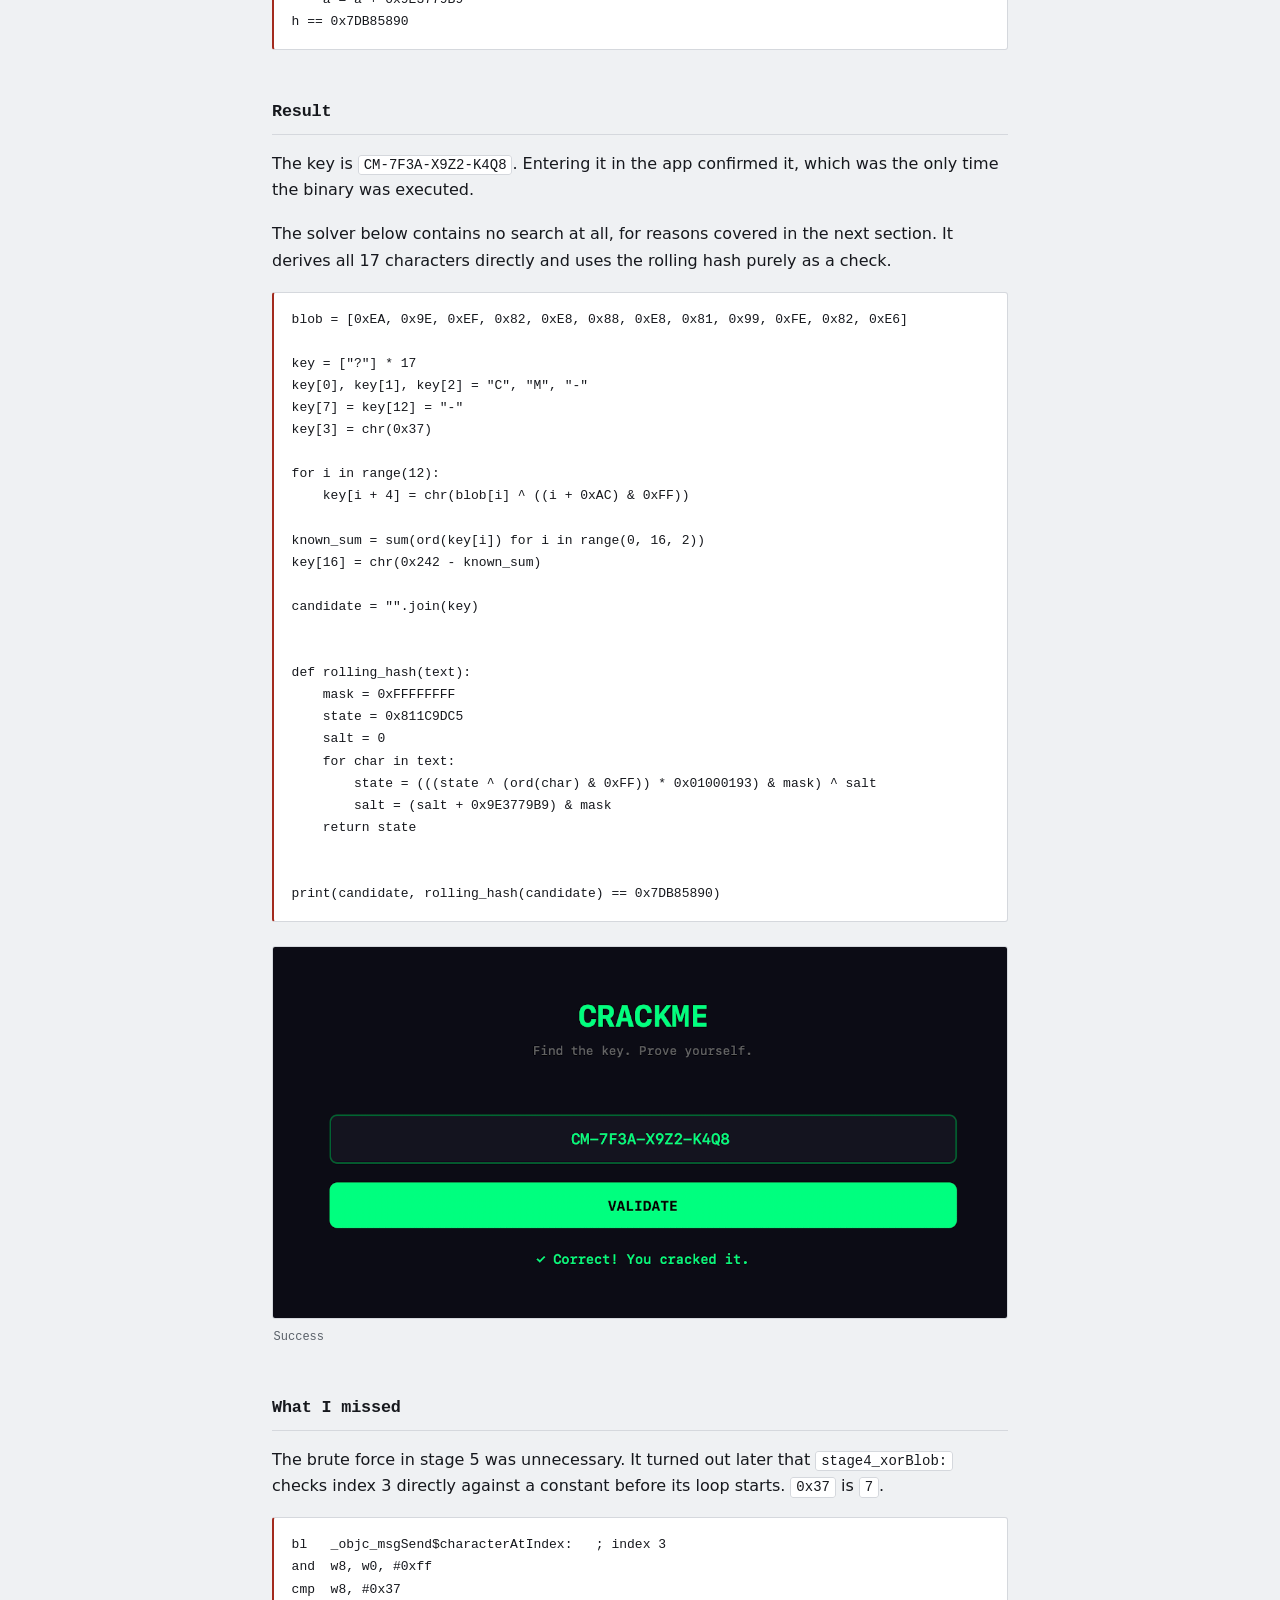
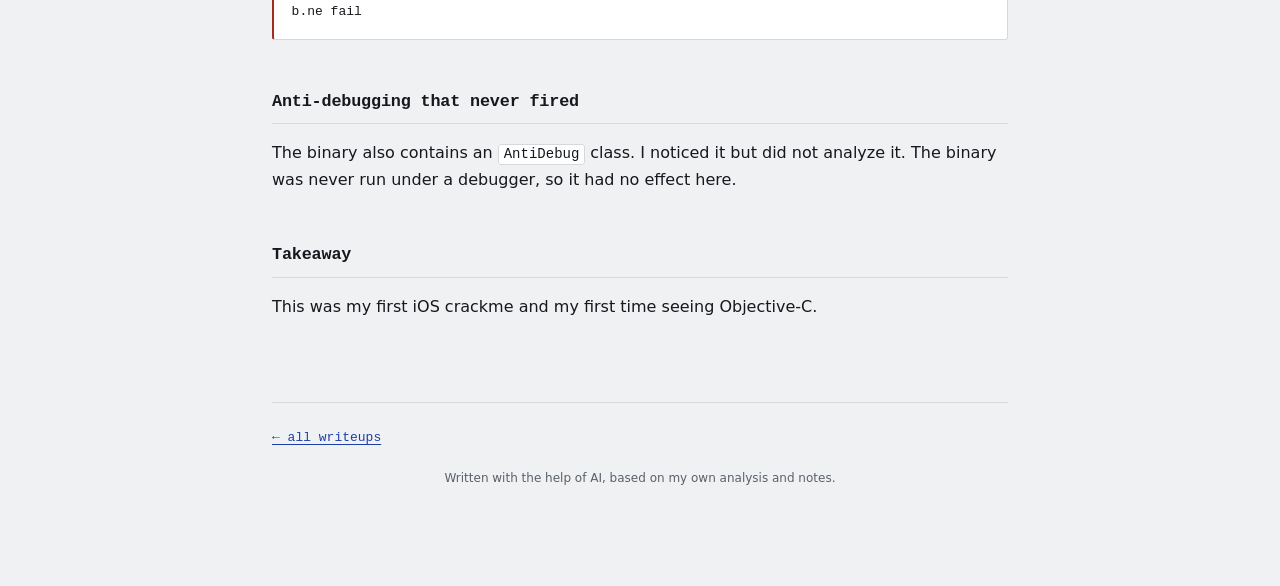
<file: writeups/crackme-03.html>
<!DOCTYPE html>
<html lang="en">
<head>
<meta charset="UTF-8">
<meta name="viewport" content="width=device-width, initial-scale=1.0">
<meta http-equiv="onion-location" content="http://kontar2adw73ytev5qw3q27tie657nbrkrj5jkvfqf7vkodfukvj2fid.onion/writeups/crackme-03.html">
<title>CrackMe 03 - First iOS experience — Konstantin Tarasenko</title>
<link rel="stylesheet" href="../style.css">
</head>
<body>
<div class="wrap">
<h1 class="title">CrackMe 03 - First iOS experience</h1>

<dl class="meta">
  <dt>source</dt><dd><a href="https://crackmes.one/crackme/69bca57849fa49a2a2602210">ZerglZero's The First iOS Crackme</a></dd>
  <dt>platform</dt><dd>iOS</dd>
  <dt>architecture</dt><dd>AArch64</dd>
  <dt>bitness</dt><dd>64-bit</dd>
  <dt>format</dt><dd>Mach-O</dd>
  <dt>written in</dt><dd>C/C++ (crackmes.one category)</dd>
  <dt>difficulty</dt><dd>medium</dd>
  <dt>tools</dt><dd>Ghidra</dd>
  <dt>approach</dt><dd>mostly static</dd>
  <dt>date</dt><dd>2026-08-03</dd>
</dl>

<h2>The target</h2>
<p><code>iOSCrackme.ipa</code> is an ordinary ZIP archive. Unpacking it gives <code>Payload/iOSCrackme.app/iOSCrackme</code>, a 99 KB ARM64 Mach-O.</p>
<p>The binary is not encrypted (<code>cryptid = 0</code> in the load commands), so it can be opened in Ghidra directly.</p>
<p>The first real argument of an Objective-C method is in <code>x2</code>.</p>

<h2>Finding the check</h2>
<p>I didn't follow a fixed search strategy. I clicked through the function list and jumped around from <code>_entry</code>. Ghidra's Symbol Tree lists Objective-C classes, and that is where I found <code>KeyValidator</code>.</p>
<p><code>KeyValidator</code> held six methods. From their names it was clear these were the stages of the check.</p>
<pre><code>+[KeyValidator validate:]
+[KeyValidator stage1_length:]
+[KeyValidator stage2_structure:]
+[KeyValidator stage3_checksum:]
+[KeyValidator stage4_xorBlob:]
+[KeyValidator stage5_rollingHash:]</code></pre>
<figure>
  <img src="../images/SymbolTreeGhidraIOS.png" alt="Symbol Tree in Ghidra" loading="lazy">
  <figcaption>Symbol Tree in Ghidra</figcaption>
</figure>

<h2>How the comparison works</h2>
<p><code>validate:</code> is a short-circuit chain. Each stage is called in turn and its result tested with <code>cbz</code>, and any failure jumps straight to the common exit and returns 0.</p>
<p>The stages don't depend on each other, so they can be solved one at a time.</p>
<pre><code>bl  _objc_msgSend$stage1_length:
cbz w0, fail
bl  _objc_msgSend$stage2_structure:
cbz w0, fail
bl  _objc_msgSend$stage3_checksum:
cbz w0, fail
bl  _objc_msgSend$stage4_xorBlob:
cbz w0, fail
bl  _objc_msgSend$stage5_rollingHash:</code></pre>

<h2>Stage 4, and the assumption that cost the most</h2>
<p>I started with <code>stage4_xorBlob:</code>, expecting it to work like the previous crackme. It turned out more complicated, with five stages.</p>
<p>The loop itself is not complicated. For each iteration it fetches a character from the input, XORs it with a key derived from the loop counter, and compares the result against a byte from a table. The XOR key is not constant. It is <code>index + 0xAC</code>, so every position uses a different one, which is what keeps the table from being readable as text.</p>
<p>The reference table sits at <code>0x100009221</code> and holds twelve bytes: <code>EA 9E EF 82 E8 88 E8 81 99 FE 82 E6</code>.</p>
<p>I wrote a short Python script inverting the transform, got a clean twelve-character string out of it, and typed that into the app. Rejected.</p>
<pre><code>add  x2, x21, #4
bl   _objc_msgSend$characterAtIndex:
add  w8, w21, #0xac
eor  w9, w8, w0
add  x8, x20, x21
ldrb w10, [x8, #1]
cmp  w10, w9, uxtb</code></pre>

<h2>Stage 1 and 2, the layout</h2>
<p><code>stage1_length:</code> explains the rejection in three instructions: <code>cmp x0, #0x11</code>, so the key is 17 characters. My result was twelve. It was a fragment, not the answer.</p>
<p><code>stage2_structure:</code> then fixes the shape of those 17 characters:</p>
<ul>
  <li><code>substringToIndex:3</code> must equal the constant string <code>CM-</code></li>
  <li><code>characterAtIndex:7</code> and <code>characterAtIndex:12</code> must both be <code>0x2D</code>, an ASCII hyphen</li>
  <li>every remaining character must belong to <code>NSCharacterSet.alphanumericCharacterSet</code></li>
</ul>
<p>The alphanumeric check skips positions 0, 1, 2, 7 and 12: the prefix and the two hyphens.</p>
<p>At first I didn't understand how my fragment fit: its first three characters were nothing like <code>CM-</code>.</p>
<pre><code>bl   _objc_msgSend$substringToIndex:
bl   _objc_msgSend$isEqualToString:      ; &quot;CM-&quot;
...
mov  w2, #7
bl   _objc_msgSend$characterAtIndex:
cmp  w0, #0x2d
b.ne fail
mov  w2, #0xc
bl   _objc_msgSend$characterAtIndex:
cmp  w0, #0x2d
b.ne fail</code></pre>

<h2>Details that change the answer</h2>
<p>Once I saw that the key is 17 characters long and starts with <code>CM-</code>, I understood that my fragment was not the beginning of the key. Then I noticed the first instruction of the <code>stage4_xorBlob:</code> loop body, <code>add x2, x21, #4</code>: the index is offset by four, so the twelve decoded characters occupy positions 4 through 15.</p>
<p>This fits stage 2: <code>CM-</code> in front and hyphens at 7 and 12.</p>
<p>That left two unknown positions: index 3 and index 16.</p>
<pre><code>index:  0  1  2  3  4  5  6  7  8  9 10 11 12 13 14 15 16
        C  M  -  ?  F  3  A  -  X  9  Z  2  -  K  4  Q  ?
              ^--- stage2      ^--- stage4 covers 4..15</code></pre>

<h2>Stage 3, the last character</h2>
<p><code>stage3_checksum:</code> sums character codes and compares the total against <code>0x242</code>.</p>
<p><code>add x20, x20, #2</code> advances the index by two, so only characters at even positions contribute to the sum.</p>
<p>Index 16 is even, and after the previous sections it was the only even position still unknown. The known even characters sum to 522, the target <code>0x242</code> is 578, so the missing character is 56, which is ASCII <code>8</code>.</p>
<pre><code>bl   _objc_msgSend$characterAtIndex:
add  x21, x21, w0, uxtb
add  x20, x20, #2
bl   _objc_msgSend$length
cmp  x20, x0
b.lo loop
cmp  x21, #0x242
cset w20, eq</code></pre>

<h2>Stage 5, the rolling hash</h2>
<p><code>stage5_rollingHash:</code> hashes the whole key using the constants <code>0x811C9DC5</code>, <code>0x01000193</code> and <code>0x9E3779B9</code>.</p>
<p>With index 16 resolved, only index 3 was left. I brute-forced it over digits and uppercase letters, and the digit <code>7</code> produced the expected value.</p>
<pre><code>h = 0x811C9DC5
a = 0
for c in key:
    h = ((h ^ (c &amp; 0xFF)) * 0x01000193) ^ a
    a = a + 0x9E3779B9
h == 0x7DB85890</code></pre>

<h2>Result</h2>
<p>The key is <code>CM-7F3A-X9Z2-K4Q8</code>. Entering it in the app confirmed it, which was the only time the binary was executed.</p>
<p>The solver below contains no search at all, for reasons covered in the next section. It derives all 17 characters directly and uses the rolling hash purely as a check.</p>
<pre><code>blob = [0xEA, 0x9E, 0xEF, 0x82, 0xE8, 0x88, 0xE8, 0x81, 0x99, 0xFE, 0x82, 0xE6]

key = [&quot;?&quot;] * 17
key[0], key[1], key[2] = &quot;C&quot;, &quot;M&quot;, &quot;-&quot;
key[7] = key[12] = &quot;-&quot;
key[3] = chr(0x37)

for i in range(12):
    key[i + 4] = chr(blob[i] ^ ((i + 0xAC) &amp; 0xFF))

known_sum = sum(ord(key[i]) for i in range(0, 16, 2))
key[16] = chr(0x242 - known_sum)

candidate = &quot;&quot;.join(key)


def rolling_hash(text):
    mask = 0xFFFFFFFF
    state = 0x811C9DC5
    salt = 0
    for char in text:
        state = (((state ^ (ord(char) &amp; 0xFF)) * 0x01000193) &amp; mask) ^ salt
        salt = (salt + 0x9E3779B9) &amp; mask
    return state


print(candidate, rolling_hash(candidate) == 0x7DB85890)</code></pre>
<figure>
  <img src="../images/iosSuccess.png" alt="Success" loading="lazy">
  <figcaption>Success</figcaption>
</figure>

<h2>What I missed</h2>
<p>The brute force in stage 5 was unnecessary. It turned out later that <code>stage4_xorBlob:</code> checks index 3 directly against a constant before its loop starts. <code>0x37</code> is <code>7</code>.</p>
<pre><code>bl   _objc_msgSend$characterAtIndex:   ; index 3
and  w8, w0, #0xff
cmp  w8, #0x37
b.ne fail</code></pre>

<h2>Anti-debugging that never fired</h2>
<p>The binary also contains an <code>AntiDebug</code> class. I noticed it but did not analyze it. The binary was never run under a debugger, so it had no effect here.</p>

<h2>Takeaway</h2>
<p>This was my first iOS crackme and my first time seeing Objective-C.</p>

<a class="back" href="../index.html">← all writeups</a>
<p class="ai-note">Written with the help of AI, based on my own analysis and notes.</p>

</div>
</body>
</html>
</file>
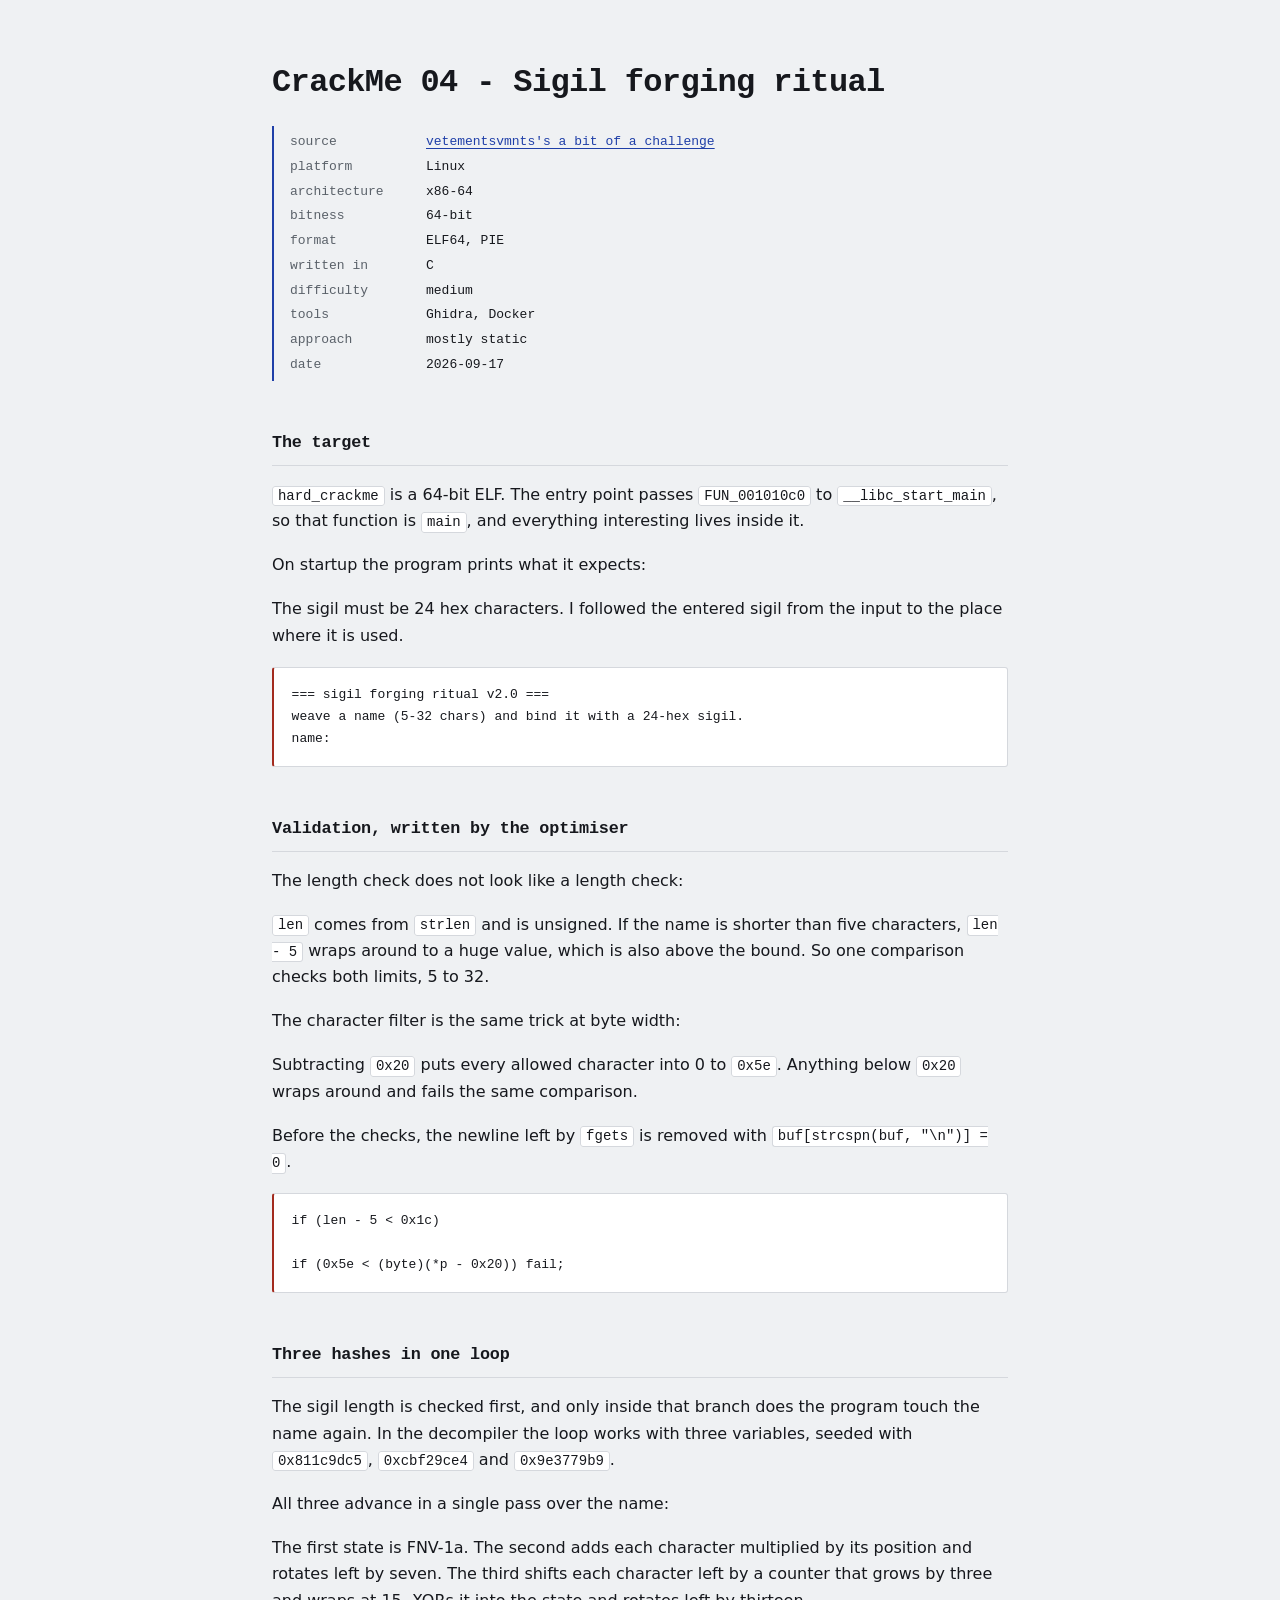
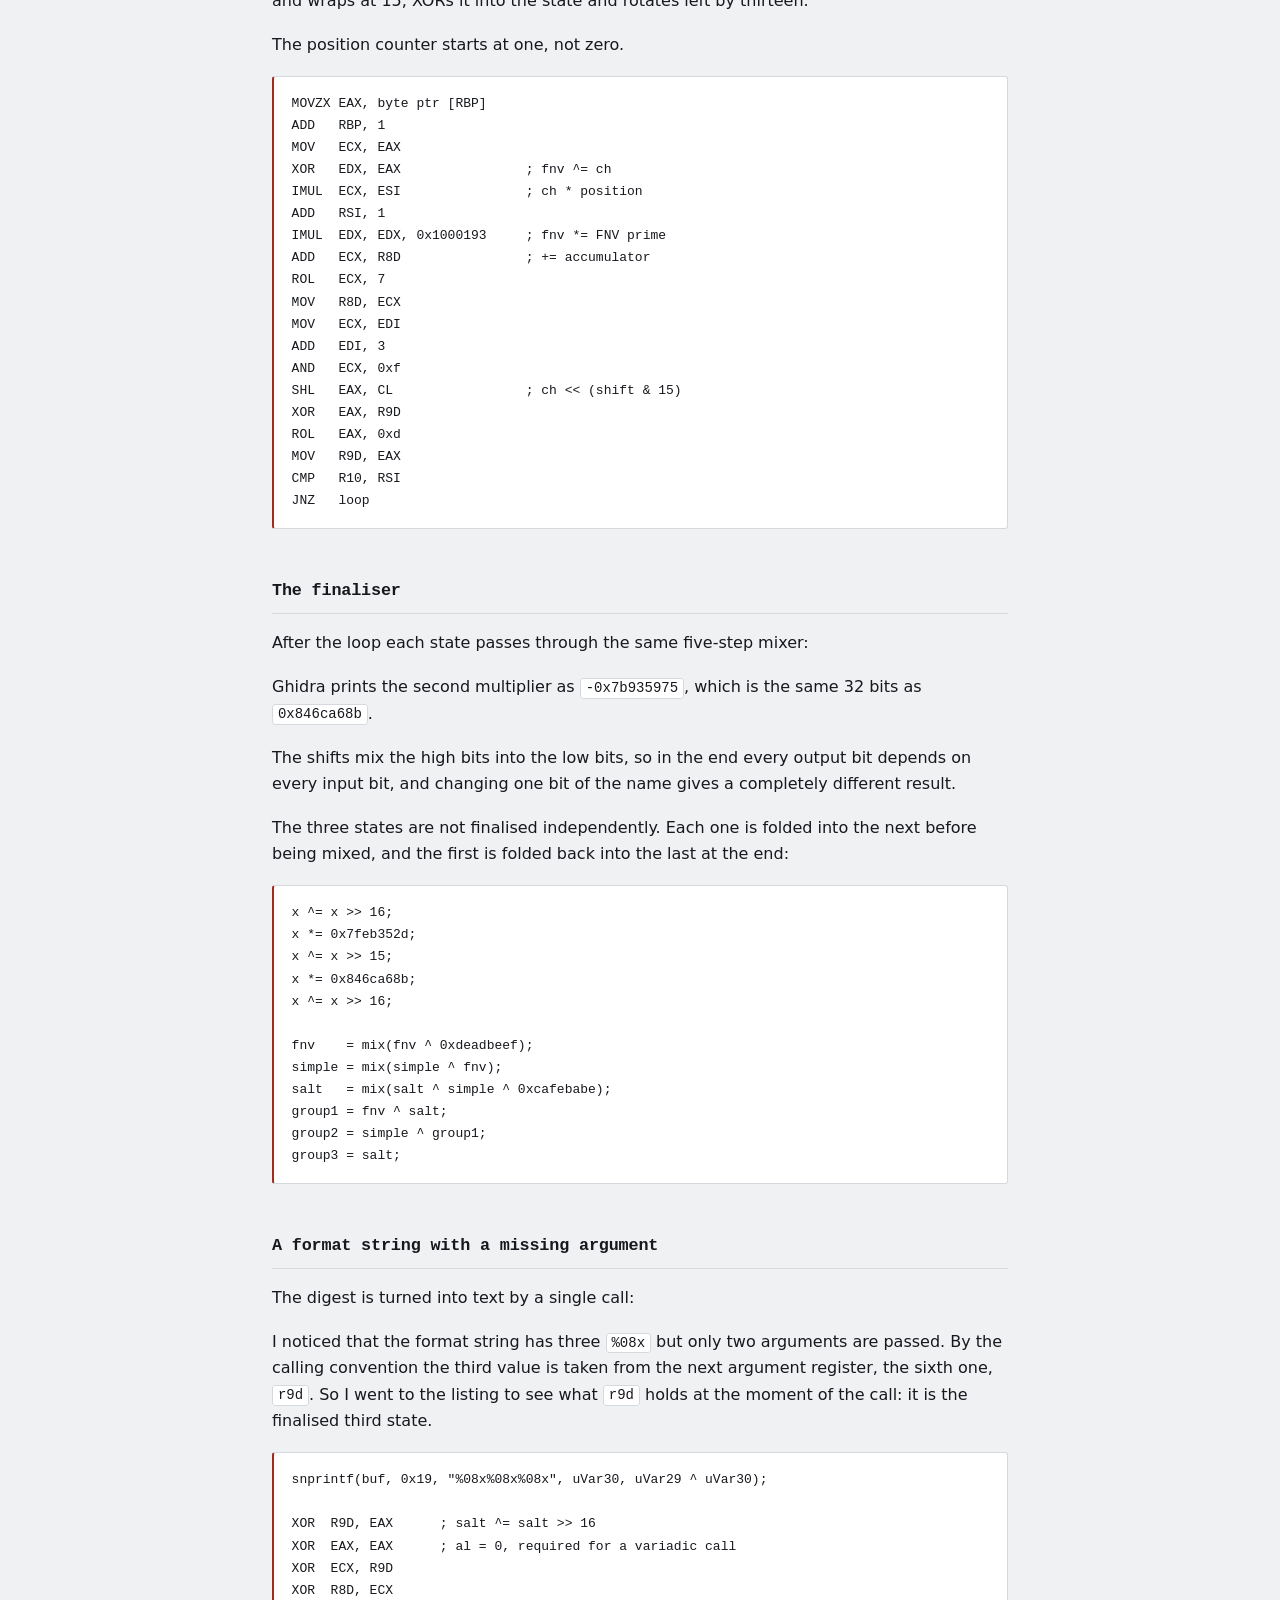
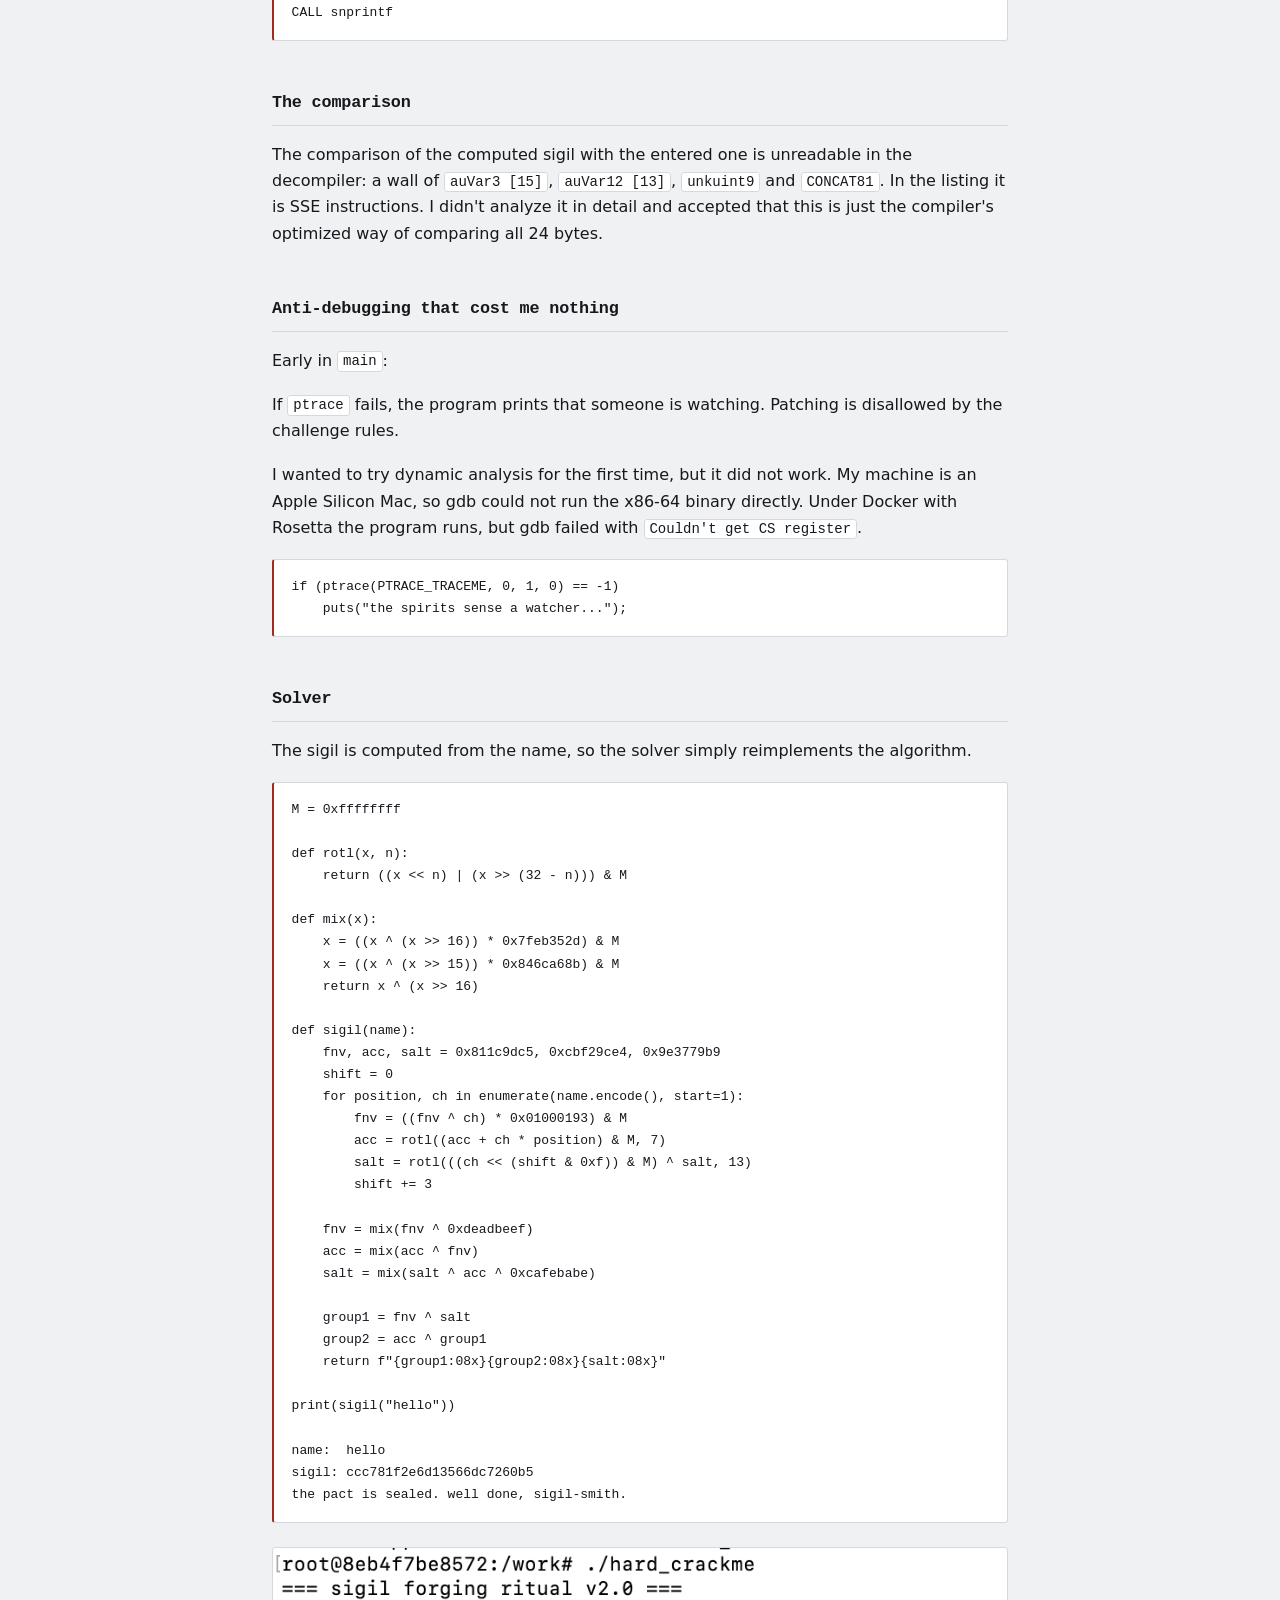
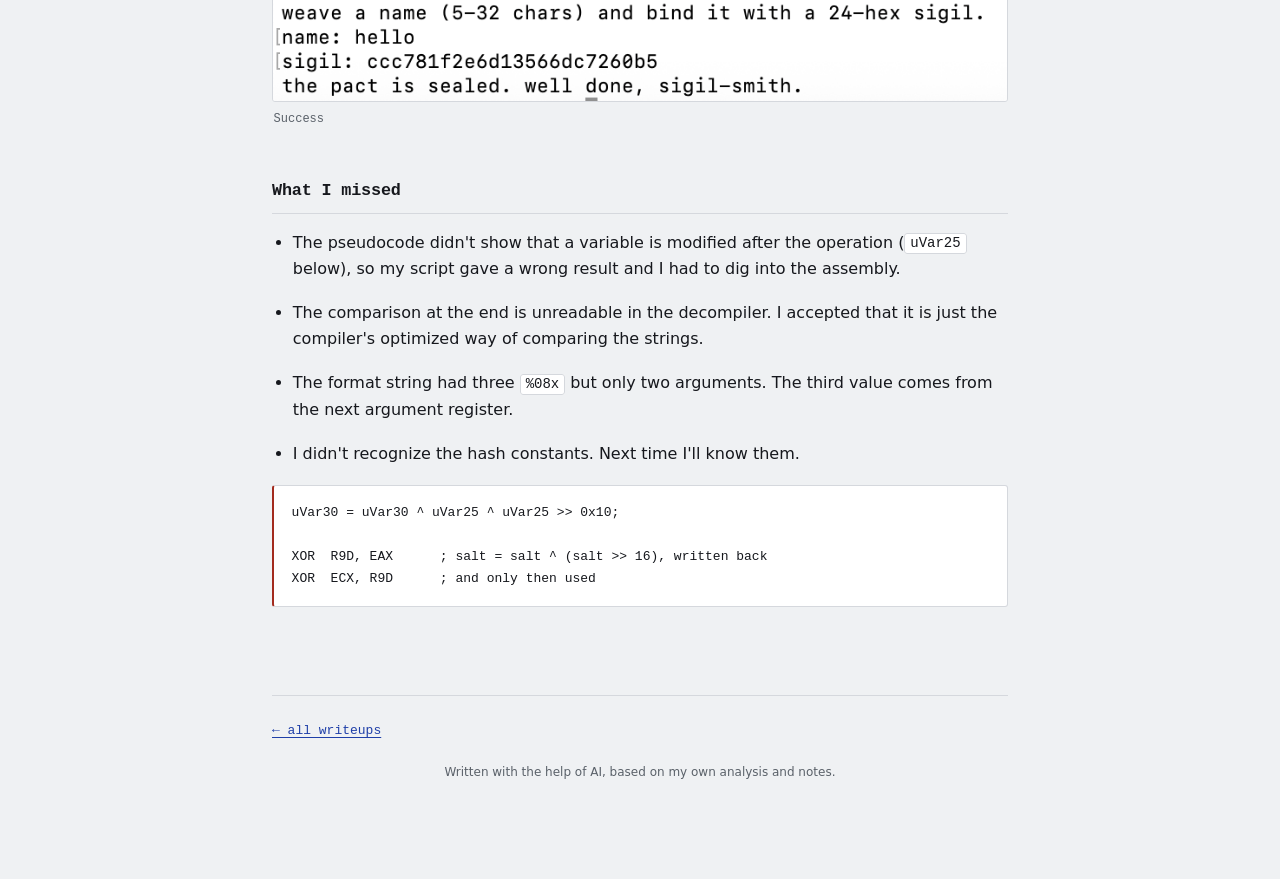
<file: writeups/crackme-04.html>
<!DOCTYPE html>
<html lang="en">
<head>
<meta charset="UTF-8">
<meta name="viewport" content="width=device-width, initial-scale=1.0">
<meta http-equiv="onion-location" content="http://kontar2adw73ytev5qw3q27tie657nbrkrj5jkvfqf7vkodfukvj2fid.onion/writeups/crackme-04.html">
<title>CrackMe 04 - Sigil forging ritual — Konstantin Tarasenko</title>
<link rel="stylesheet" href="../style.css">
</head>
<body>
<div class="wrap">
<h1 class="title">CrackMe 04 - Sigil forging ritual</h1>

<dl class="meta">
  <dt>source</dt><dd><a href="https://crackmes.one/crackme/6aaad62d48cda5a2aaa3de08">vetementsvmnts's a bit of a challenge</a></dd>
  <dt>platform</dt><dd>Linux</dd>
  <dt>architecture</dt><dd>x86-64</dd>
  <dt>bitness</dt><dd>64-bit</dd>
  <dt>format</dt><dd>ELF64, PIE</dd>
  <dt>written in</dt><dd>C</dd>
  <dt>difficulty</dt><dd>medium</dd>
  <dt>tools</dt><dd>Ghidra, Docker</dd>
  <dt>approach</dt><dd>mostly static</dd>
  <dt>date</dt><dd>2026-09-17</dd>
</dl>

<h2>The target</h2>
<p><code>hard_crackme</code> is a 64-bit ELF. The entry point passes <code>FUN_001010c0</code> to <code>__libc_start_main</code>, so that function is <code>main</code>, and everything interesting lives inside it.</p>
<p>On startup the program prints what it expects:</p>
<p>The sigil must be 24 hex characters. I followed the entered sigil from the input to the place where it is used.</p>
<pre><code>=== sigil forging ritual v2.0 ===
weave a name (5-32 chars) and bind it with a 24-hex sigil.
name:</code></pre>

<h2>Validation, written by the optimiser</h2>
<p>The length check does not look like a length check:</p>
<p><code>len</code> comes from <code>strlen</code> and is unsigned. If the name is shorter than five characters, <code>len - 5</code> wraps around to a huge value, which is also above the bound. So one comparison checks both limits, 5 to 32.</p>
<p>The character filter is the same trick at byte width:</p>
<p>Subtracting <code>0x20</code> puts every allowed character into 0 to <code>0x5e</code>. Anything below <code>0x20</code> wraps around and fails the same comparison.</p>
<p>Before the checks, the newline left by <code>fgets</code> is removed with <code>buf[strcspn(buf, &quot;\n&quot;)] = 0</code>.</p>
<pre><code>if (len - 5 &lt; 0x1c)

if (0x5e &lt; (byte)(*p - 0x20)) fail;</code></pre>

<h2>Three hashes in one loop</h2>
<p>The sigil length is checked first, and only inside that branch does the program touch the name again. In the decompiler the loop works with three variables, seeded with <code>0x811c9dc5</code>, <code>0xcbf29ce4</code> and <code>0x9e3779b9</code>.</p>
<p>All three advance in a single pass over the name:</p>
<p>The first state is FNV-1a. The second adds each character multiplied by its position and rotates left by seven. The third shifts each character left by a counter that grows by three and wraps at 15, XORs it into the state and rotates left by thirteen.</p>
<p>The position counter starts at one, not zero.</p>
<pre><code>MOVZX EAX, byte ptr [RBP]
ADD   RBP, 1
MOV   ECX, EAX
XOR   EDX, EAX                ; fnv ^= ch
IMUL  ECX, ESI                ; ch * position
ADD   RSI, 1
IMUL  EDX, EDX, 0x1000193     ; fnv *= FNV prime
ADD   ECX, R8D                ; += accumulator
ROL   ECX, 7
MOV   R8D, ECX
MOV   ECX, EDI
ADD   EDI, 3
AND   ECX, 0xf
SHL   EAX, CL                 ; ch &lt;&lt; (shift &amp; 15)
XOR   EAX, R9D
ROL   EAX, 0xd
MOV   R9D, EAX
CMP   R10, RSI
JNZ   loop</code></pre>

<h2>The finaliser</h2>
<p>After the loop each state passes through the same five-step mixer:</p>
<p>Ghidra prints the second multiplier as <code>-0x7b935975</code>, which is the same 32 bits as <code>0x846ca68b</code>.</p>
<p>The shifts mix the high bits into the low bits, so in the end every output bit depends on every input bit, and changing one bit of the name gives a completely different result.</p>
<p>The three states are not finalised independently. Each one is folded into the next before being mixed, and the first is folded back into the last at the end:</p>
<pre><code>x ^= x &gt;&gt; 16;
x *= 0x7feb352d;
x ^= x &gt;&gt; 15;
x *= 0x846ca68b;
x ^= x &gt;&gt; 16;

fnv    = mix(fnv ^ 0xdeadbeef);
simple = mix(simple ^ fnv);
salt   = mix(salt ^ simple ^ 0xcafebabe);
group1 = fnv ^ salt;
group2 = simple ^ group1;
group3 = salt;</code></pre>

<h2>A format string with a missing argument</h2>
<p>The digest is turned into text by a single call:</p>
<p>I noticed that the format string has three <code>%08x</code> but only two arguments are passed. By the calling convention the third value is taken from the next argument register, the sixth one, <code>r9d</code>. So I went to the listing to see what <code>r9d</code> holds at the moment of the call: it is the finalised third state.</p>
<pre><code>snprintf(buf, 0x19, &quot;%08x%08x%08x&quot;, uVar30, uVar29 ^ uVar30);

XOR  R9D, EAX      ; salt ^= salt &gt;&gt; 16
XOR  EAX, EAX      ; al = 0, required for a variadic call
XOR  ECX, R9D
XOR  R8D, ECX
CALL snprintf</code></pre>

<h2>The comparison</h2>
<p>The comparison of the computed sigil with the entered one is unreadable in the decompiler: a wall of <code>auVar3 [15]</code>, <code>auVar12 [13]</code>, <code>unkuint9</code> and <code>CONCAT81</code>. In the listing it is SSE instructions. I didn't analyze it in detail and accepted that this is just the compiler's optimized way of comparing all 24 bytes.</p>

<h2>Anti-debugging that cost me nothing</h2>
<p>Early in <code>main</code>:</p>
<p>If <code>ptrace</code> fails, the program prints that someone is watching. Patching is disallowed by the challenge rules.</p>
<p>I wanted to try dynamic analysis for the first time, but it did not work. My machine is an Apple Silicon Mac, so gdb could not run the x86-64 binary directly. Under Docker with Rosetta the program runs, but gdb failed with <code>Couldn't get CS register</code>.</p>
<pre><code>if (ptrace(PTRACE_TRACEME, 0, 1, 0) == -1)
    puts(&quot;the spirits sense a watcher...&quot;);</code></pre>

<h2>Solver</h2>
<p>The sigil is computed from the name, so the solver simply reimplements the algorithm.</p>
<pre><code>M = 0xffffffff

def rotl(x, n):
    return ((x &lt;&lt; n) | (x &gt;&gt; (32 - n))) &amp; M

def mix(x):
    x = ((x ^ (x &gt;&gt; 16)) * 0x7feb352d) &amp; M
    x = ((x ^ (x &gt;&gt; 15)) * 0x846ca68b) &amp; M
    return x ^ (x &gt;&gt; 16)

def sigil(name):
    fnv, acc, salt = 0x811c9dc5, 0xcbf29ce4, 0x9e3779b9
    shift = 0
    for position, ch in enumerate(name.encode(), start=1):
        fnv = ((fnv ^ ch) * 0x01000193) &amp; M
        acc = rotl((acc + ch * position) &amp; M, 7)
        salt = rotl(((ch &lt;&lt; (shift &amp; 0xf)) &amp; M) ^ salt, 13)
        shift += 3

    fnv = mix(fnv ^ 0xdeadbeef)
    acc = mix(acc ^ fnv)
    salt = mix(salt ^ acc ^ 0xcafebabe)

    group1 = fnv ^ salt
    group2 = acc ^ group1
    return f&quot;{group1:08x}{group2:08x}{salt:08x}&quot;

print(sigil(&quot;hello&quot;))

name:  hello
sigil: ccc781f2e6d13566dc7260b5
the pact is sealed. well done, sigil-smith.</code></pre>
<figure>
  <img src="../images/crackme-sigil-success.png" alt="Success" loading="lazy">
  <figcaption>Success</figcaption>
</figure>

<h2>What I missed</h2>
<ul>
  <li>The pseudocode didn't show that a variable is modified after the operation (<code>uVar25</code> below), so my script gave a wrong result and I had to dig into the assembly.</li>
</ul>
<ul>
  <li>The comparison at the end is unreadable in the decompiler. I accepted that it is just the compiler's optimized way of comparing the strings.</li>
</ul>
<ul>
  <li>The format string had three <code>%08x</code> but only two arguments. The third value comes from the next argument register.</li>
</ul>
<ul>
  <li>I didn't recognize the hash constants. Next time I'll know them.</li>
</ul>
<pre><code>uVar30 = uVar30 ^ uVar25 ^ uVar25 &gt;&gt; 0x10;

XOR  R9D, EAX      ; salt = salt ^ (salt &gt;&gt; 16), written back
XOR  ECX, R9D      ; and only then used</code></pre>

<a class="back" href="../index.html">← all writeups</a>
<p class="ai-note">Written with the help of AI, based on my own analysis and notes.</p>

</div>
</body>
</html>
</file>
<file: style.css>
:root {
  --bg: #eff1f3;
  --surface: #ffffff;
  --ink: #16181d;
  --ink-2: #5a6169;
  --rule: #d5d8dd;
  --addr: #1f3fa8;
  --api: #a32b1e;
  --mono: ui-monospace, "SF Mono", "Cascadia Code", "JetBrains Mono", Menlo, Consolas, monospace;
  --sans: -apple-system, BlinkMacSystemFont, "Segoe UI", system-ui, sans-serif;
}

@media (prefers-color-scheme: dark) {
  :root {
    --bg: #14161a;
    --surface: #1a1d22;
    --ink: #e4e6ea;
    --ink-2: #8a929c;
    --rule: #2a2e35;
    --addr: #7fa5f5;
    --api: #e08b7c;
  }
}

* { box-sizing: border-box; }

body {
  margin: 0;
  padding: 4rem 1.5rem 6rem;
  background: var(--bg);
  color: var(--ink);
  font-family: var(--sans);
  font-size: 16px;
  line-height: 1.65;
  -webkit-font-smoothing: antialiased;
}

.wrap { max-width: 46rem; margin: 0 auto; }

a { color: var(--addr); text-decoration-thickness: 1px; text-underline-offset: 3px; }
a:focus-visible { outline: 2px solid var(--addr); outline-offset: 3px; border-radius: 2px; }

.site-head { margin-bottom: 3rem; }

.handle {
  font-family: var(--mono);
  font-size: clamp(1.75rem, 5vw, 2.4rem);
  font-weight: 600;
  letter-spacing: -0.03em;
  margin: 0 0 0.6rem;
  line-height: 1.1;
}

.tagline { margin: 0; color: var(--ink-2); max-width: 34rem; }

h1.title {
  font-family: var(--mono);
  font-size: clamp(1.5rem, 4.5vw, 2rem);
  font-weight: 600;
  letter-spacing: -0.02em;
  line-height: 1.2;
  margin: 0 0 1.5rem;
}

h2 {
  font-family: var(--mono);
  font-size: 1.05rem;
  font-weight: 600;
  letter-spacing: -0.01em;
  margin: 3rem 0 1rem;
  padding-bottom: 0.5rem;
  border-bottom: 1px solid var(--rule);
}

h3 {
  font-family: var(--mono);
  font-size: 0.9rem;
  font-weight: 600;
  color: var(--ink-2);
  margin: 2rem 0 0.75rem;
}

p { margin: 0 0 1.1rem; }
ul, ol { margin: 0 0 1.1rem; padding-left: 1.3rem; }
li { margin-bottom: 0.4rem; }

.meta {
  font-family: var(--mono);
  font-size: 0.8125rem;
  line-height: 1.9;
  border-left: 2px solid var(--addr);
  padding: 0.25rem 0 0.25rem 1rem;
  margin: 0 0 2.5rem;
  display: grid;
  grid-template-columns: 7.5rem 1fr;
  gap: 0 1rem;
}

.meta dt { color: var(--ink-2); }
.meta dd { margin: 0; }

pre {
  font-family: var(--mono);
  font-size: 0.8125rem;
  line-height: 1.7;
  background: var(--surface);
  border: 1px solid var(--rule);
  border-left: 2px solid var(--api);
  border-radius: 3px;
  padding: 1rem 1.1rem;
  overflow-x: auto;
  margin: 0 0 1.5rem;
}

code {
  font-family: var(--mono);
  font-size: 0.875em;
  background: var(--surface);
  border: 1px solid var(--rule);
  border-radius: 3px;
  padding: 0.1em 0.35em;
}

pre code { background: none; border: 0; padding: 0; font-size: inherit; }

figure { margin: 0 0 1.75rem; }

figure img {
  display: block;
  width: 100%;
  height: auto;
  border: 1px solid var(--rule);
  border-radius: 3px;
  background: var(--surface);
}

figcaption {
  font-family: var(--mono);
  font-size: 0.75rem;
  line-height: 1.55;
  color: var(--ink-2);
  margin-top: 0.55rem;
  padding-left: 0.1rem;
}

.contact-icon {
  width: 1em;
  height: 1em;
  vertical-align: -0.14em;
  margin-right: 0.5em;
  fill: currentColor;
}

.contact-icon.stroke {
  fill: none;
  stroke: currentColor;
  stroke-width: 2;
  stroke-linecap: round;
  stroke-linejoin: round;
}

.entries { list-style: none; padding: 0; margin: 0; }
.entries li { margin: 0 0 0.5rem; }

.entry {
  display: block;
  padding: 1.1rem 1.25rem;
  background: var(--surface);
  border: 1px solid var(--rule);
  border-left: 2px solid var(--rule);
  border-radius: 3px;
  text-decoration: none;
  color: inherit;
  transition: border-left-color 0.15s ease;
}

.entry:hover { border-left-color: var(--addr); }

.entry-title {
  font-family: var(--mono);
  font-weight: 600;
  font-size: 0.95rem;
  color: var(--addr);
  margin-bottom: 0.35rem;
}

.entry-desc { color: var(--ink-2); font-size: 0.9375rem; margin-bottom: 0.5rem; }
.entry-meta { font-family: var(--mono); font-size: 0.75rem; color: var(--ink-2); }

.back {
  display: inline-block;
  margin-top: 4rem;
  padding-top: 1.5rem;
  border-top: 1px solid var(--rule);
  font-family: var(--mono);
  font-size: 0.8125rem;
  width: 100%;
}

.ai-note { margin: 1.25rem 0 0; font-size: 0.75rem; color: var(--ink-2); text-align: center; }

@media (prefers-reduced-motion: reduce) { * { transition: none !important; } }

@media (max-width: 34rem) {
  body { padding: 2.5rem 1.1rem 4rem; }
  .meta { grid-template-columns: 1fr; gap: 0; }
  .meta dt { margin-top: 0.5rem; }
}
</file>
